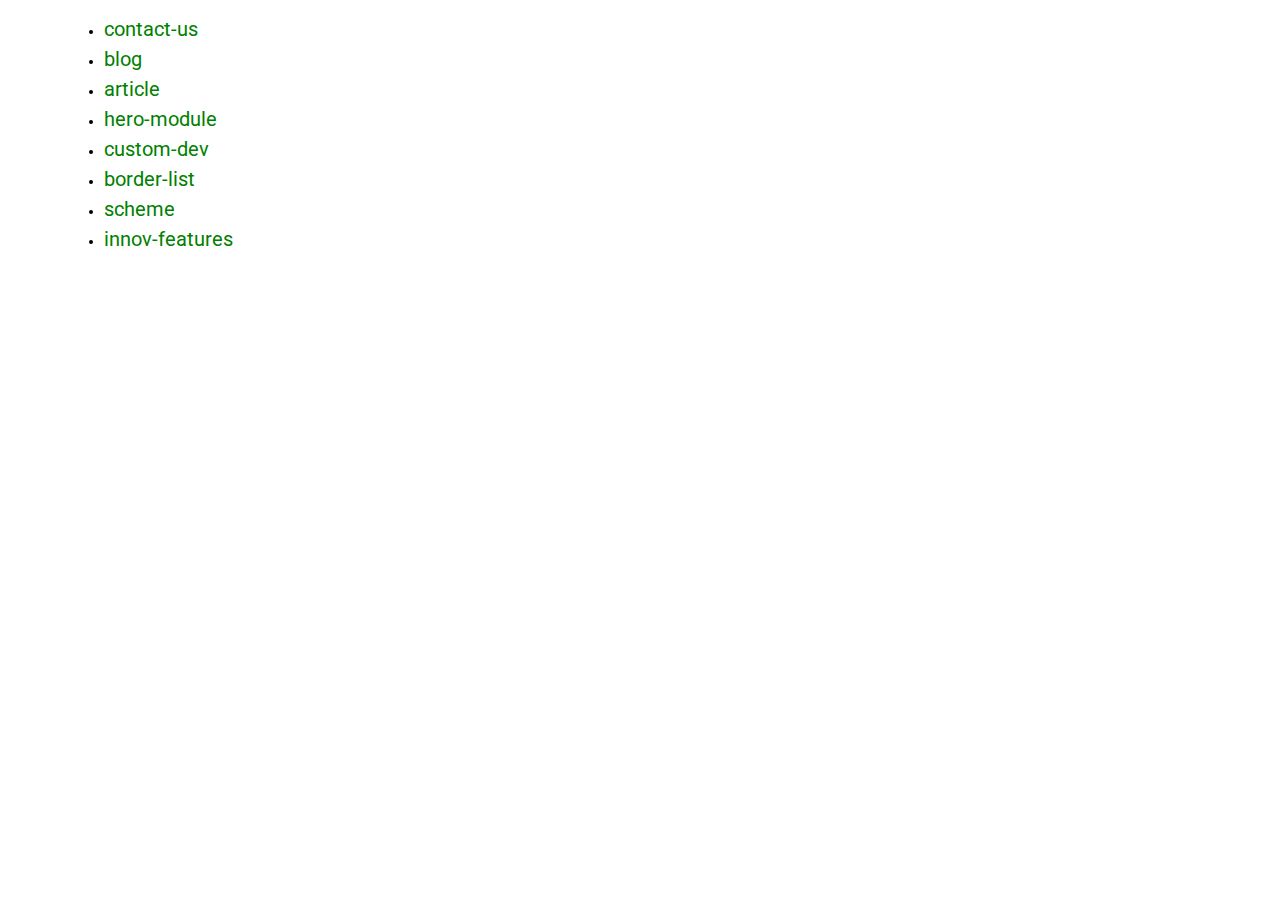
<file: index.html>
<!DOCTYPE html>
<html lang="en">

<head>
    <meta charset="UTF-8">
    <meta name="viewport" content="width=device-width, initial-scale=1.0">
    <link rel="stylesheet" href="../../assets/css/main.css">

    <title>Index</title>
</head>

<body>
    <section class="index center">
        <div class="index__container">
            <ul>
                <li><a href="./html/components/contact-us.html">contact-us</a></li>
                <li><a href="./html/components/blog.html">blog</a></li>
                <li><a href="./html/components/article.html">article</a></li>
                <li><a href="./html/components/hero-module.html">hero-module</a></li>
                <li><a href="./html/components/custom-dev.html">custom-dev</a></li>
                <li><a href="./html/components/border-list.html">border-list</a></li>
                <li><a href="./html/components/scheme.html">scheme</a></li>
                <li><a href="./html/components/innov-features.html">innov-features</a></li>
            </ul>
        </div>
    </section>

</body>

</html>
</file>
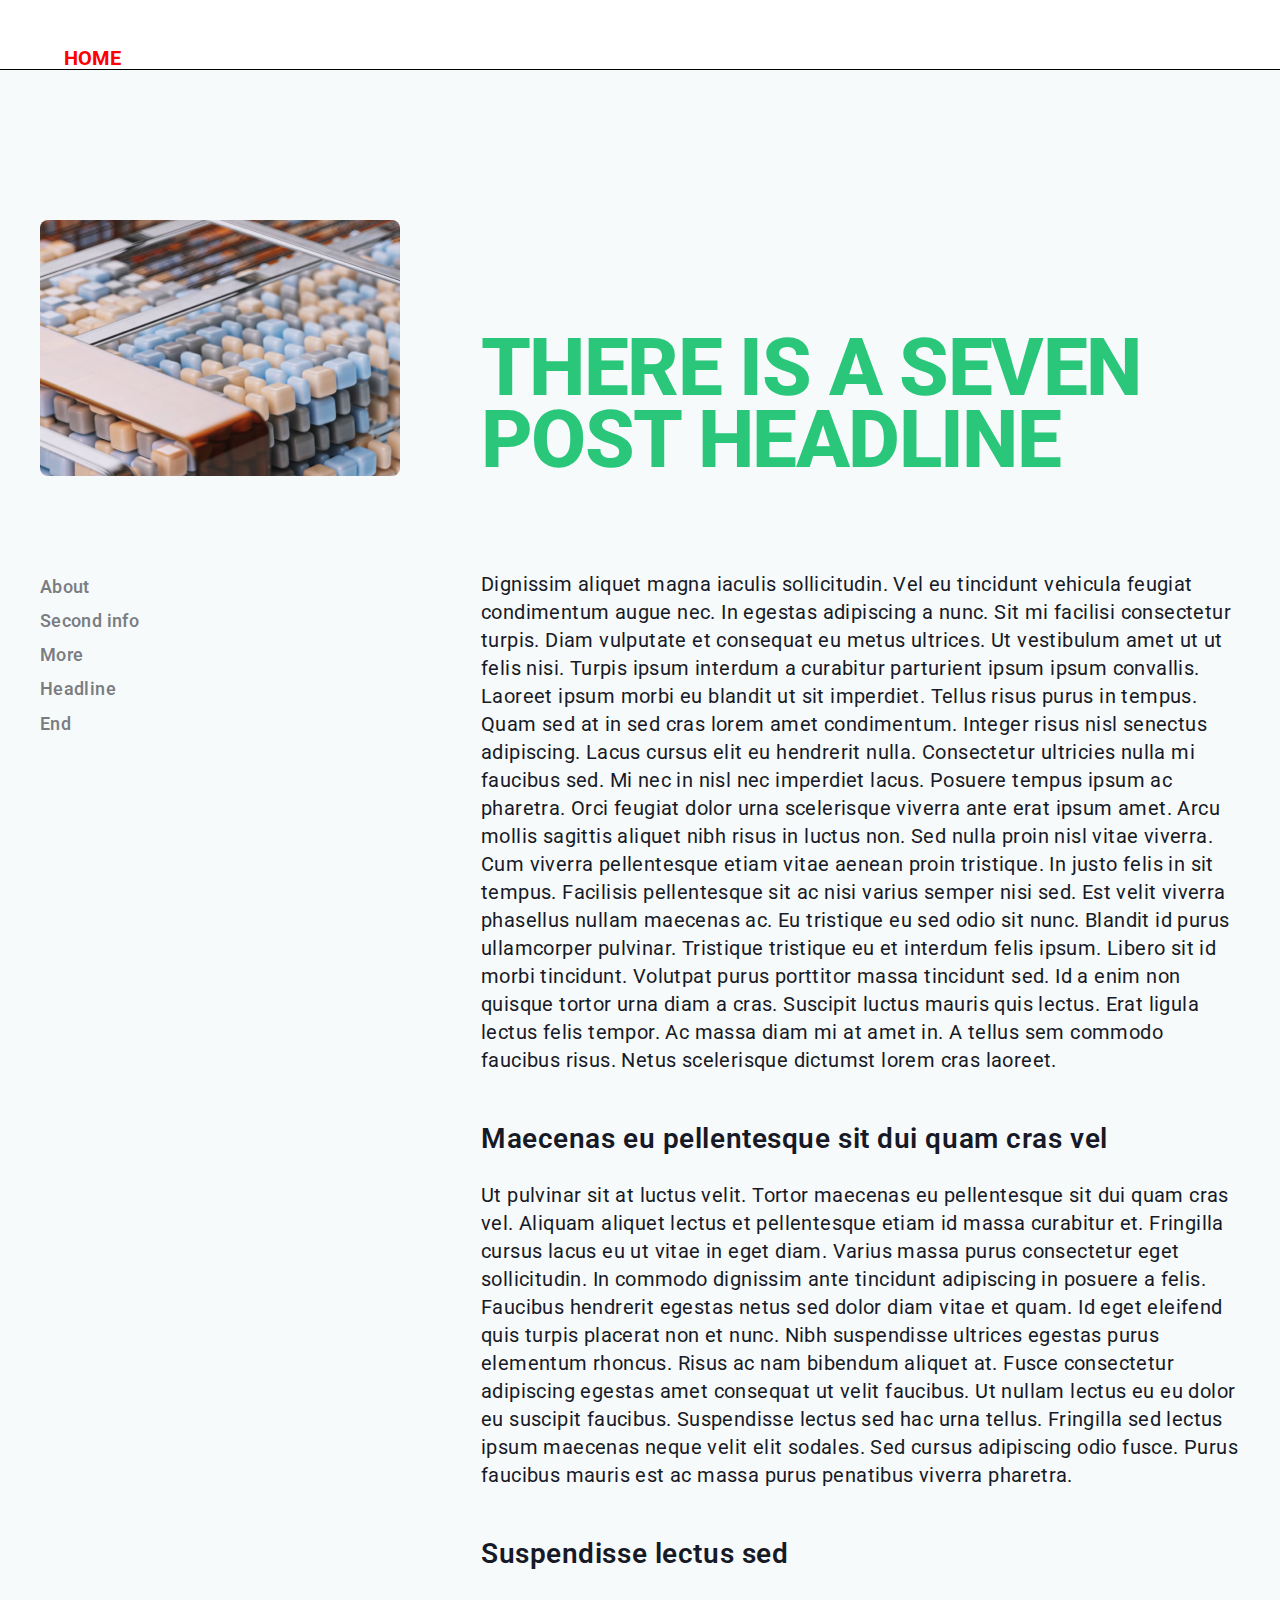
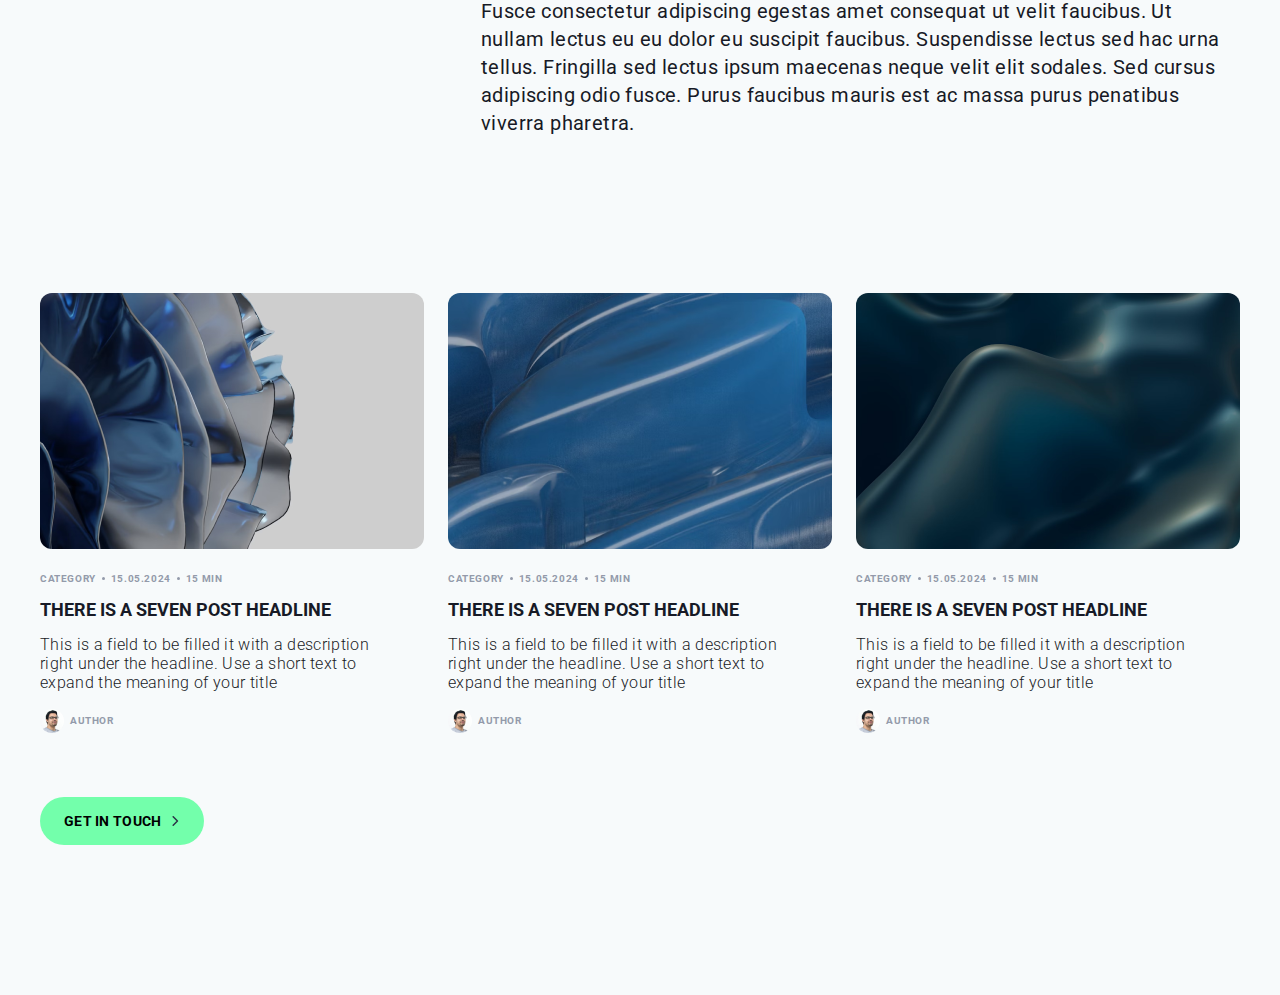
<file: html/components/article.html>
<!DOCTYPE html>
<html lang="en">

<head>
    <meta charset="UTF-8">
    <meta name="viewport" content="width=device-width, initial-scale=1.0">
    <link rel="stylesheet" href="../../assets/css/main.css">
    <title>Article</title>
</head>

<body>
    <section class="home-link center">
        <div class="home-link__container">
            <a href="../../index.html">HOME</a>
        </div>
    </section>

    <section class="article">
        <div class="article__container">

            <div class="article__heading-box">

                <div class="article__heading-box-image">
                    <img src="../../assets/image/img/article/heading_image.jpg" alt="Heading Image">
                </div>

                <div class="article__heading-box-heading">
                    <h1>There is a&nbsp;seven post headline</h1>
                </div>
            </div>

            <div class="article-box">

                <div class="article-box__menu">
                    <ul>
                        <li><a href="#">About</a></li>
                        <li><a href="#">Second info</a></li>
                        <li><a href="#">More</a></li>
                        <li><a href="#">Headline</a></li>
                        <li><a href="#">End</a></li>
                    </ul>
                </div>

                <div class="article-box__content">
                    <p>Dignissim aliquet magna iaculis sollicitudin. Vel eu tincidunt vehicula feugiat condimentum augue
                        nec. In egestas
                        adipiscing a nunc. Sit mi facilisi consectetur turpis. Diam vulputate et consequat eu metus
                        ultrices. Ut vestibulum amet
                        ut ut felis nisi. Turpis ipsum interdum a curabitur parturient ipsum ipsum convallis. Laoreet
                        ipsum morbi eu blandit ut
                        sit imperdiet. Tellus risus purus in tempus. Quam sed at in sed cras lorem amet condimentum.
                        Integer risus nisl senectus
                        adipiscing. Lacus cursus elit eu hendrerit nulla. Consectetur ultricies nulla mi faucibus sed.
                        Mi nec in nisl nec
                        imperdiet lacus. Posuere tempus ipsum ac pharetra. Orci feugiat dolor urna scelerisque viverra
                        ante erat ipsum amet.
                        Arcu mollis sagittis aliquet nibh risus in luctus non. Sed nulla proin nisl vitae viverra. Cum
                        viverra pellentesque
                        etiam vitae aenean proin tristique. In justo felis in sit tempus. Facilisis pellentesque sit ac
                        nisi varius semper nisi
                        sed. Est velit viverra phasellus nullam maecenas ac. Eu tristique eu sed odio sit nunc. Blandit
                        id purus ullamcorper
                        pulvinar. Tristique tristique eu et interdum felis ipsum. Libero sit id morbi tincidunt.
                        Volutpat purus porttitor massa
                        tincidunt sed. Id a enim non quisque tortor urna diam a cras. Suscipit luctus mauris quis
                        lectus. Erat ligula lectus
                        felis tempor. Ac massa diam mi at amet in. A tellus sem commodo faucibus risus. Netus
                        scelerisque dictumst lorem cras
                        laoreet.</p>

                    <h3>Maecenas eu pellentesque sit dui quam cras vel</h3>

                    <p>Ut pulvinar sit at luctus velit. Tortor maecenas eu pellentesque sit dui quam cras vel. Aliquam
                        aliquet lectus et
                        pellentesque etiam id massa curabitur et. Fringilla cursus lacus eu ut vitae in eget diam.
                        Varius massa purus
                        consectetur eget sollicitudin. In commodo dignissim ante tincidunt adipiscing in posuere a
                        felis. Faucibus hendrerit
                        egestas netus sed dolor diam vitae et quam. Id eget eleifend quis turpis placerat non et nunc.
                        Nibh suspendisse ultrices
                        egestas purus elementum rhoncus. Risus ac nam bibendum aliquet at. Fusce consectetur adipiscing
                        egestas amet consequat
                        ut velit faucibus. Ut nullam lectus eu eu dolor eu suscipit faucibus. Suspendisse lectus sed hac
                        urna tellus. Fringilla
                        sed lectus ipsum maecenas neque velit elit sodales. Sed cursus adipiscing odio fusce. Purus
                        faucibus mauris est ac massa
                        purus penatibus viverra pharetra.</p>

                    <h3>Suspendisse lectus sed</h3>

                    <p>Fusce consectetur adipiscing egestas amet consequat ut velit faucibus. Ut nullam lectus eu eu
                        dolor eu suscipit
                        faucibus. Suspendisse lectus sed hac urna tellus. Fringilla sed lectus ipsum maecenas neque
                        velit elit sodales. Sed
                        cursus adipiscing odio fusce. Purus faucibus mauris est ac massa purus penatibus viverra
                        pharetra.</p>
                </div>
            </div>

            <div class="article__cards">

                <div class="article__card">

                    <div class="article__card-image">
                        <img src="../../assets/image/img/article/article_image_01.png" alt="article Image 01">
                    </div>

                    <div class="article__card-info">

                        <div class="article__card-brief">
                            <span class="article__card-info-category">category</span>
                            <span class="article__card-info-dot"><img
                                    src="../../assets/image/icon/article/article_info_dot.svg" alt="Dot"></span>
                            <span class="article__card-info-date">15.05.2024</span>
                            <span class="article__card-info-dot"><img
                                    src="../../assets/image/icon/article/article_info_dot.svg" alt="Dot"></span>
                            <span class="article__card-info-time">15 min</span>
                        </div>

                        <a href="#" class="article__card-title">
                            There is a seven post headline
                        </a>

                        <div class="article__card-text">
                            This is a field to be filled it with a description right under the headline. Use a short
                            text to
                            expand the meaning of
                            your title
                        </div>

                        <div class="article__card-author">

                            <div class="article__card-author-image">
                                <img src="../../assets/image/img/article/author_photo_01.png" alt="Author Photo 01">
                            </div>

                            <div class="article__card-author-name">
                                author
                            </div>
                        </div>
                    </div>
                </div>

                <div class="article__card">

                    <div class="article__card-image">
                        <img src="../../assets/image/img/article/article_image_02.png" alt="article Image 02">
                    </div>

                    <div class="article__card-info">

                        <div class="article__card-brief">
                            <span class="article__card-info-category">category</span>
                            <span class="article__card-info-dot"><img
                                    src="../../assets/image/icon/article/article_info_dot.svg" alt="Dot"></span>
                            <span class="article__card-info-date">15.05.2024</span>
                            <span class="article__card-info-dot"><img
                                    src="../../assets/image/icon/article/article_info_dot.svg" alt="Dot"></span>
                            <span class="article__card-info-time">15 min</span>
                        </div>

                        <a href="#" class="article__card-title">
                            There is a seven post headline
                        </a>

                        <div class="article__card-text">
                            This is a field to be filled it with a description right under the headline. Use a short
                            text to
                            expand the meaning of
                            your title
                        </div>

                        <div class="article__card-author">

                            <div class="article__card-author-image">
                                <img src="../../assets/image/img/article/author_photo_01.png" alt="Author Photo 01">
                            </div>

                            <div class="article__card-author-name">
                                author
                            </div>
                        </div>
                    </div>
                </div>

                <div class="article__card">

                    <div class="article__card-image">
                        <img src="../../assets/image/img/article/article_image_03.png" alt="article Image 03">
                    </div>

                    <div class="article__card-info">

                        <div class="article__card-brief">
                            <span class="article__card-info-category">category</span>
                            <span class="article__card-info-dot"><img
                                    src="../../assets/image/icon/article/article_info_dot.svg" alt="Dot"></span>
                            <span class="article__card-info-date">15.05.2024</span>
                            <span class="article__card-info-dot"><img
                                    src="../../assets/image/icon/article/article_info_dot.svg" alt="Dot"></span>
                            <span class="article__card-info-time">15 min</span>
                        </div>

                        <a href="#" class="article__card-title">
                            There is a seven post headline
                        </a>

                        <div class="article__card-text">
                            This is a field to be filled it with a description right under the headline. Use a short
                            text to
                            expand the meaning of
                            your title
                        </div>

                        <div class="article__card-author">

                            <div class="article__card-author-image">
                                <img src="../../assets/image/img/article/author_photo_01.png" alt="Author Photo 01">
                            </div>

                            <div class="article__card-author-name">
                                author
                            </div>
                        </div>
                    </div>
                </div>
            </div>

            <button class="article__btn" type="submit"><span>GET IN TOUCH</span><span>SEE MORE</span><img
                    src="../../assets/image/img/article/button-arrow.svg" alt="Button Arrow"></button>
        </div>
    </section>

</body>

</html>
</file>
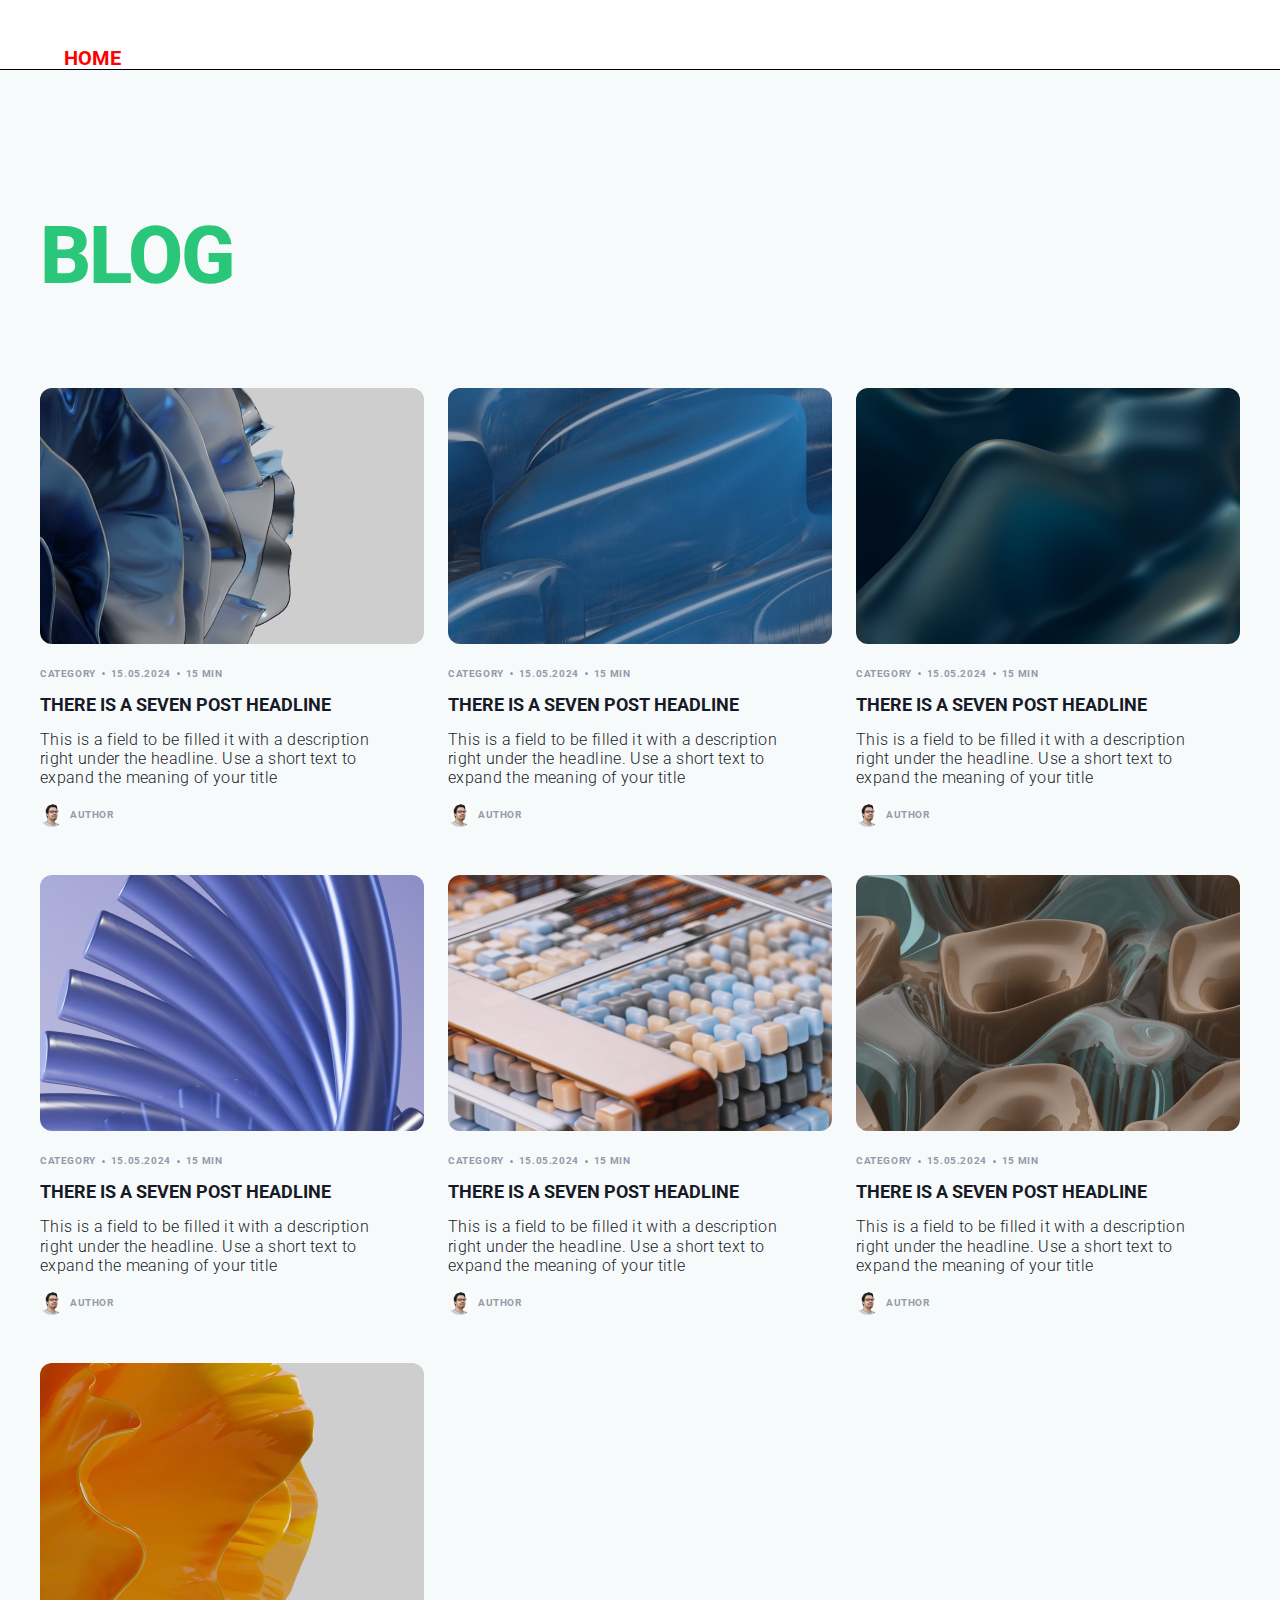
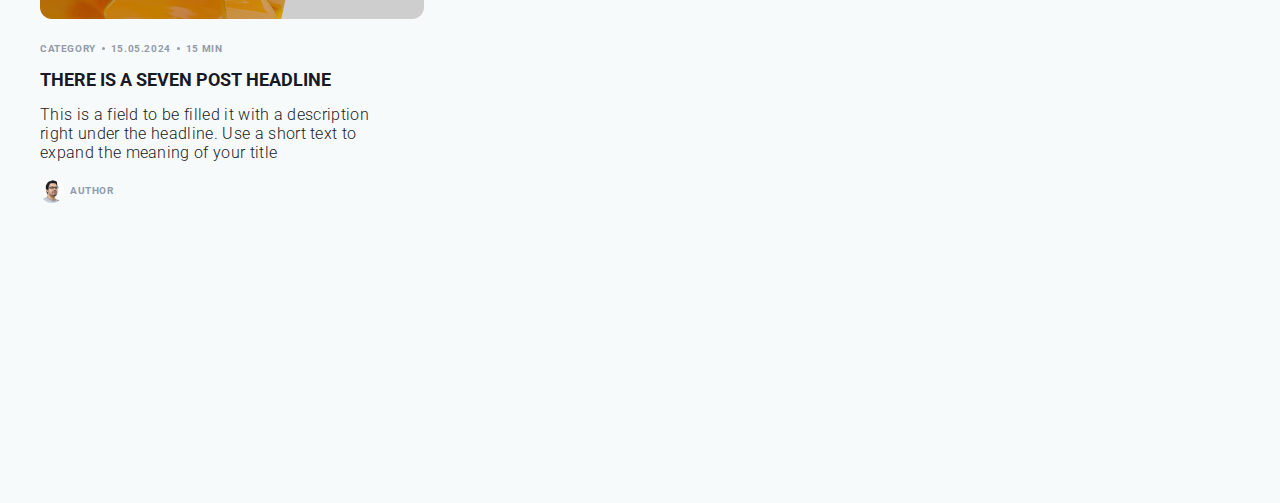
<file: html/components/blog.html>
<!DOCTYPE html>
<html lang="en">

<head>
    <meta charset="UTF-8">
    <meta name="viewport" content="width=device-width, initial-scale=1.0">
    <link rel="stylesheet" href="../../assets/css/main.css">
    <title>Blog</title>
</head>

<body>

    <!-- === Временный модуль, удалить по завершении === -->
    <section class="home-link center">
        <div class="home-link__container">
            <a href="../../index.html">HOME</a>
        </div>
    </section>
    <!-- --- Временный модуль, удалить по завершении --- -->


    <section class="blog">
        <div class="blog__container">

            <div class="blog__heading">
                <h1>blog</h1>
            </div>

            <div class="blog__cards">

                <div class="blog__card">

                    <div class="blog__card-image">
                        <img src="../../assets/image/img/blog/blog_image_01.png" alt="Blog Image 01">
                    </div>

                    <div class="blog__card-info">

                        <div class="blog__card-brief">
                            <span class="blog__card-info-category">category</span>
                            <span class="blog__card-info-dot"><img src="../../assets/image/icon/blog/blog_info_dot.svg"
                                    alt="Dot"></span>
                            <span class="blog__card-info-date">15.05.2024</span>
                            <span class="blog__card-info-dot"><img src="../../assets/image/icon/blog/blog_info_dot.svg"
                                    alt="Dot"></span>
                            <span class="blog__card-info-time">15 min</span>
                        </div>

                        <a href="#" class="blog__card-title">
                            There is a seven post headline
                        </a>

                        <div class="blog__card-text">
                            This is a field to be filled it with a description right under the headline. Use a short
                            text to
                            expand the meaning of
                            your title
                        </div>

                        <div class="blog__card-author">

                            <div class="blog__card-author-image">
                                <img src="../../assets/image/img/blog/author_photo_01.png" alt="Author Photo 01">
                            </div>

                            <div class="blog__card-author-name">
                                author
                            </div>
                        </div>
                    </div>
                </div>

                <div class="blog__card">

                    <div class="blog__card-image">
                        <img src="../../assets/image/img/blog/blog_image_02.png" alt="Blog Image 02">
                    </div>

                    <div class="blog__card-info">

                        <div class="blog__card-brief">
                            <span class="blog__card-info-category">category</span>
                            <span class="blog__card-info-dot"><img src="../../assets/image/icon/blog/blog_info_dot.svg"
                                    alt="Dot"></span>
                            <span class="blog__card-info-date">15.05.2024</span>
                            <span class="blog__card-info-dot"><img src="../../assets/image/icon/blog/blog_info_dot.svg"
                                    alt="Dot"></span>
                            <span class="blog__card-info-time">15 min</span>
                        </div>

                        <a href="#" class="blog__card-title">
                            There is a seven post headline
                        </a>

                        <div class="blog__card-text">
                            This is a field to be filled it with a description right under the headline. Use a short
                            text to
                            expand the meaning of
                            your title
                        </div>

                        <div class="blog__card-author">

                            <div class="blog__card-author-image">
                                <img src="../../assets/image/img/blog/author_photo_01.png" alt="Author Photo 01">
                            </div>

                            <div class="blog__card-author-name">
                                author
                            </div>
                        </div>
                    </div>
                </div>

                <div class="blog__card">

                    <div class="blog__card-image">
                        <img src="../../assets/image/img/blog/blog_image_03.png" alt="Blog Image 03">
                    </div>

                    <div class="blog__card-info">

                        <div class="blog__card-brief">
                            <span class="blog__card-info-category">category</span>
                            <span class="blog__card-info-dot"><img src="../../assets/image/icon/blog/blog_info_dot.svg"
                                    alt="Dot"></span>
                            <span class="blog__card-info-date">15.05.2024</span>
                            <span class="blog__card-info-dot"><img src="../../assets/image/icon/blog/blog_info_dot.svg"
                                    alt="Dot"></span>
                            <span class="blog__card-info-time">15 min</span>
                        </div>

                        <a href="#" class="blog__card-title">
                            There is a seven post headline
                        </a>

                        <div class="blog__card-text">
                            This is a field to be filled it with a description right under the headline. Use a short
                            text to
                            expand the meaning of
                            your title
                        </div>

                        <div class="blog__card-author">

                            <div class="blog__card-author-image">
                                <img src="../../assets/image/img/blog/author_photo_01.png" alt="Author Photo 01">
                            </div>

                            <div class="blog__card-author-name">
                                author
                            </div>
                        </div>
                    </div>
                </div>

                <div class="blog__card">

                    <div class="blog__card-image">
                        <img src="../../assets/image/img/blog/blog_image_04.png" alt="Blog Image 04">
                    </div>

                    <div class="blog__card-info">

                        <div class="blog__card-brief">
                            <span class="blog__card-info-category">category</span>
                            <span class="blog__card-info-dot"><img src="../../assets/image/icon/blog/blog_info_dot.svg"
                                    alt="Dot"></span>
                            <span class="blog__card-info-date">15.05.2024</span>
                            <span class="blog__card-info-dot"><img src="../../assets/image/icon/blog/blog_info_dot.svg"
                                    alt="Dot"></span>
                            <span class="blog__card-info-time">15 min</span>
                        </div>

                        <a href="#" class="blog__card-title">
                            There is a seven post headline
                        </a>

                        <div class="blog__card-text">
                            This is a field to be filled it with a description right under the headline. Use a short
                            text to
                            expand the meaning of
                            your title
                        </div>

                        <div class="blog__card-author">

                            <div class="blog__card-author-image">
                                <img src="../../assets/image/img/blog/author_photo_01.png" alt="Author Photo 01">
                            </div>

                            <div class="blog__card-author-name">
                                author
                            </div>
                        </div>
                    </div>
                </div>

                <div class="blog__card">

                    <div class="blog__card-image">
                        <img src="../../assets/image/img/blog/blog_image_05.png" alt="Blog Image 05">
                    </div>

                    <div class="blog__card-info">

                        <div class="blog__card-brief">
                            <span class="blog__card-info-category">category</span>
                            <span class="blog__card-info-dot"><img src="../../assets/image/icon/blog/blog_info_dot.svg"
                                    alt="Dot"></span>
                            <span class="blog__card-info-date">15.05.2024</span>
                            <span class="blog__card-info-dot"><img src="../../assets/image/icon/blog/blog_info_dot.svg"
                                    alt="Dot"></span>
                            <span class="blog__card-info-time">15 min</span>
                        </div>

                        <a href="#" class="blog__card-title">
                            There is a seven post headline
                        </a>

                        <div class="blog__card-text">
                            This is a field to be filled it with a description right under the headline. Use a short
                            text to
                            expand the meaning of
                            your title
                        </div>

                        <div class="blog__card-author">

                            <div class="blog__card-author-image">
                                <img src="../../assets/image/img/blog/author_photo_01.png" alt="Author Photo 01">
                            </div>

                            <div class="blog__card-author-name">
                                author
                            </div>
                        </div>
                    </div>
                </div>

                <div class="blog__card">

                    <div class="blog__card-image">
                        <img src="../../assets/image/img/blog/blog_image_06.png" alt="Blog Image 06">
                    </div>

                    <div class="blog__card-info">

                        <div class="blog__card-brief">
                            <span class="blog__card-info-category">category</span>
                            <span class="blog__card-info-dot"><img src="../../assets/image/icon/blog/blog_info_dot.svg"
                                    alt="Dot"></span>
                            <span class="blog__card-info-date">15.05.2024</span>
                            <span class="blog__card-info-dot"><img src="../../assets/image/icon/blog/blog_info_dot.svg"
                                    alt="Dot"></span>
                            <span class="blog__card-info-time">15 min</span>
                        </div>

                        <a href="#" class="blog__card-title">
                            There is a seven post headline
                        </a>

                        <div class="blog__card-text">
                            This is a field to be filled it with a description right under the headline. Use a short
                            text to
                            expand the meaning of
                            your title
                        </div>

                        <div class="blog__card-author">

                            <div class="blog__card-author-image">
                                <img src="../../assets/image/img/blog/author_photo_01.png" alt="Author Photo 01">
                            </div>

                            <div class="blog__card-author-name">
                                author
                            </div>
                        </div>
                    </div>
                </div>

                <div class="blog__card">

                    <div class="blog__card-image">
                        <img src="../../assets/image/img/blog/blog_image_07.png" alt="Blog Image 07">
                    </div>

                    <div class="blog__card-info">

                        <div class="blog__card-brief">
                            <span class="blog__card-info-category">category</span>
                            <span class="blog__card-info-dot"><img src="../../assets/image/icon/blog/blog_info_dot.svg"
                                    alt="Dot"></span>
                            <span class="blog__card-info-date">15.05.2024</span>
                            <span class="blog__card-info-dot"><img src="../../assets/image/icon/blog/blog_info_dot.svg"
                                    alt="Dot"></span>
                            <span class="blog__card-info-time">15 min</span>
                        </div>

                        <a href="#" class="blog__card-title">
                            There is a seven post headline
                        </a>

                        <div class="blog__card-text">
                            This is a field to be filled it with a description right under the headline. Use a short
                            text to
                            expand the meaning of
                            your title
                        </div>

                        <div class="blog__card-author">

                            <div class="blog__card-author-image">
                                <img src="../../assets/image/img/blog/author_photo_01.png" alt="Author Photo 01">
                            </div>

                            <div class="blog__card-author-name">
                                author
                            </div>
                        </div>
                    </div>
                </div>
            </div>
        </div>
    </section>



</body>

</html>
</file>
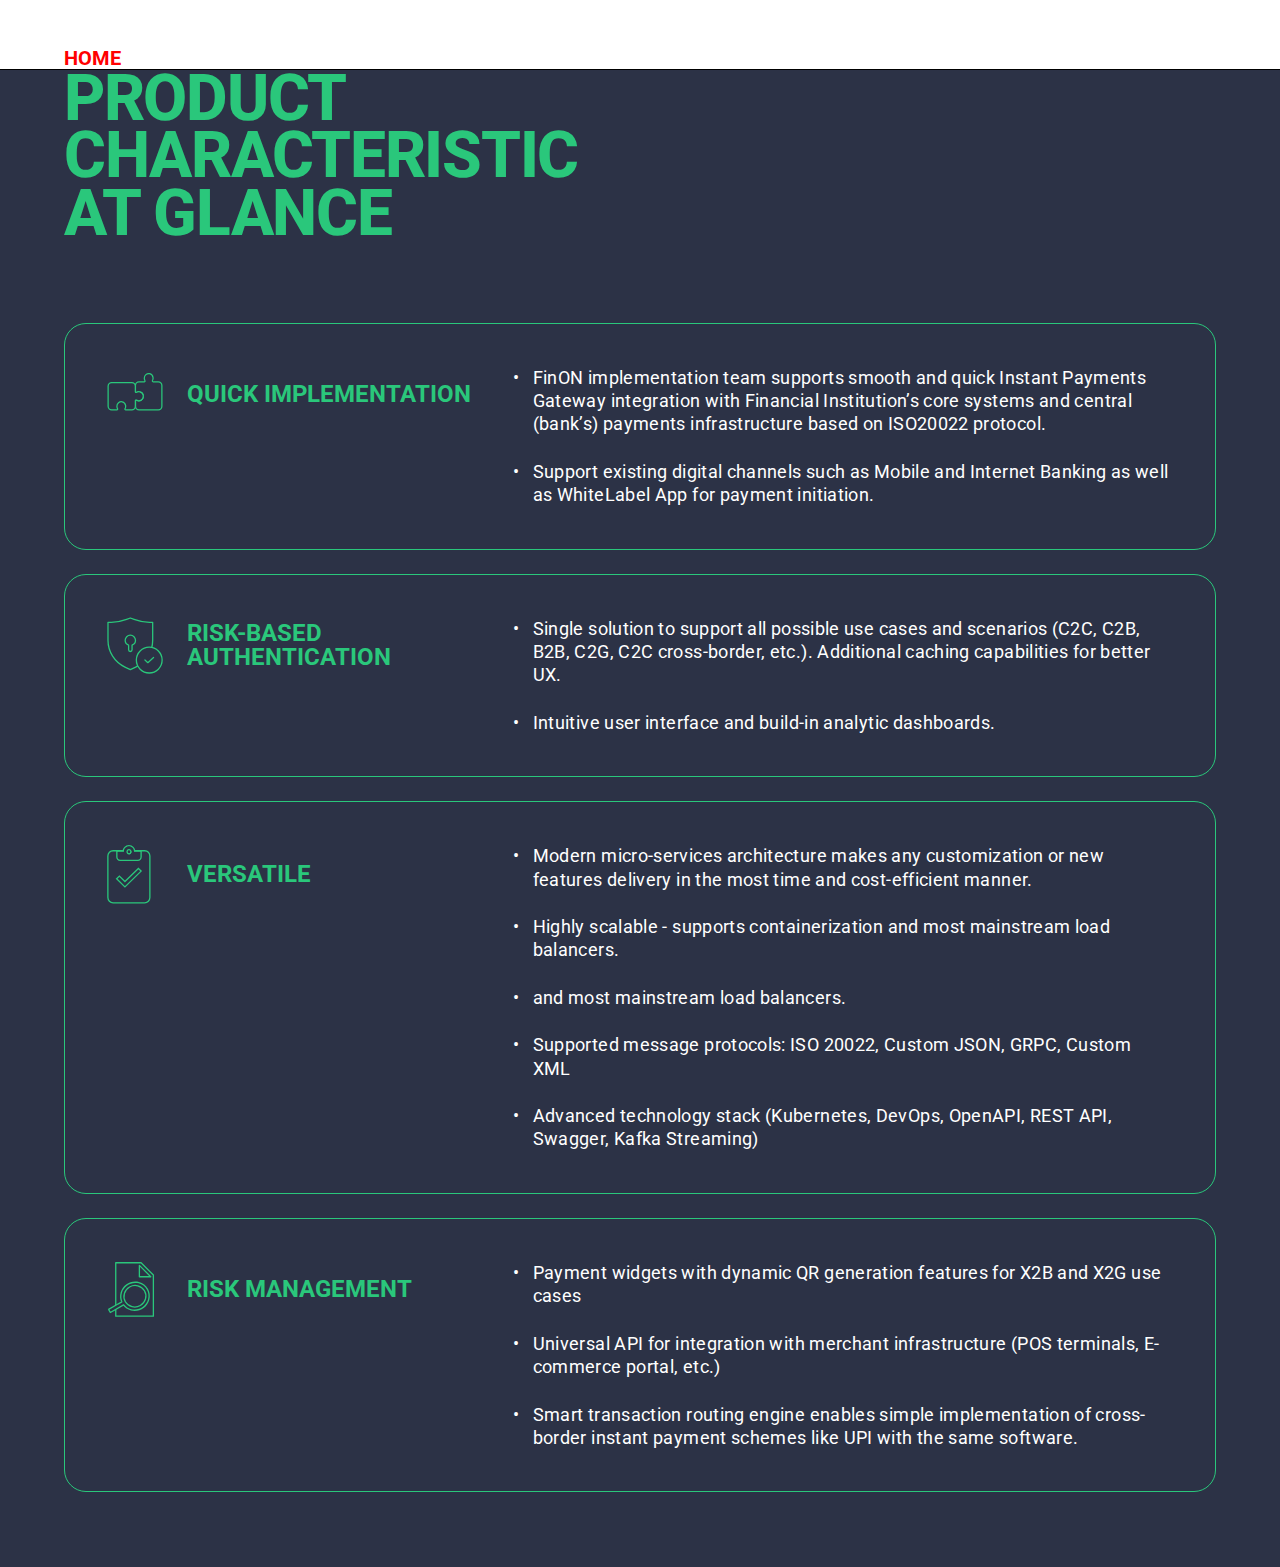
<file: html/components/border-list.html>
<!DOCTYPE html>
<html lang="en">

<head>
    <meta charset="UTF-8">
    <meta name="viewport" content="width=device-width, initial-scale=1.0">
    <link rel="stylesheet" href="../../assets/css/main.css">
    <title>Border-list</title>
</head>

<body>
    <section class="home-link center">
        <div class="home-link__container">
            <a href="../../index.html">HOME</a>
        </div>
    </section>

    <!-- border-list -->
    <section class="section section--pb-half section__border-list border-list bg--midnight-blue">
        <div class="section__container border-list__container">
            <div class="section__heading border-list__heading">
                <h2 class="section__heading-text border-list__heading-text">PRODUCT CHARACTERISTIC AT GLANCE</h2>
            </div>

            <div class="section__content border-list__content">

                <div class="border-list__boxs">

                    <div class="border-list__box">

                        <div class="border-list__title-wrapper">

                            <div class="border-list__image">
                                <img src="../../assets/image/img/border-list/border-list-img-01.svg"
                                    alt="Border-list Image 1">
                            </div>

                            <div class="border-list__title">
                                <h4 class="border-list__title-text">QUICK IMPLEMENTATION</h4>
                            </div>
                        </div>


                        <ul class="border-list__items">
                            <li class="border-list__item">FinON implementation team supports smooth and quick Instant
                                Payments Gateway integration with Financial Institution’s
                                core systems and central (bank’s) payments infrastructure based on ISO20022 protocol.
                            </li>

                            <li class="border-list__item">Support existing digital channels such as Mobile and Internet
                                Banking as well as WhiteLabel App for payment initiation.</li>
                        </ul>
                    </div>


                    <div class="border-list__box">

                        <div class="border-list__title-wrapper">

                            <div class="border-list__image">
                                <img src="../../assets/image/img/border-list/border-list-img-02.svg"
                                    alt="Border-list Image 2">
                            </div>

                            <div class="border-list__title">
                                <h4 class="border-list__title-text">RISK-BASED AUTHENTICATION</h4>
                            </div>
                        </div>


                        <ul class="border-list__items">
                            <li class="border-list__item">Single solution to support all possible use cases and
                                scenarios (C2C, C2B, B2B, C2G, C2C cross-border, etc.). Additional
                                caching capabilities for better UX.</li>

                            <li class="border-list__item">Intuitive user interface and build-in analytic dashboards.
                            </li>
                        </ul>
                    </div>

                    <div class="border-list__box">

                        <div class="border-list__title-wrapper">

                            <div class="border-list__image">
                                <img src="../../assets/image/img/border-list/border-list-img-03.svg"
                                    alt="Border-list Image 3">
                            </div>

                            <div class="border-list__title">
                                <h4 class="border-list__title-text">VERSATILE</h4>
                            </div>
                        </div>


                        <ul class="border-list__items">
                            <li class="border-list__item">Modern micro-services architecture makes any customization or
                                new features delivery in the most time and cost-efficient
                                manner.</li>

                            <li class="border-list__item">Highly scalable - supports containerization
                                and most mainstream load balancers.</li>

                            <li class="border-list__item">and most mainstream load balancers.</li>

                            <li class="border-list__item">Supported message protocols: ISO 20022, Custom JSON, GRPC,
                                Custom XML</li>

                            <li class="border-list__item">Advanced technology stack (Kubernetes, DevOps, OpenAPI, REST
                                API, Swagger, Kafka Streaming)</li>
                        </ul>
                    </div>

                    <div class="border-list__box">

                        <div class="border-list__title-wrapper">

                            <div class="border-list__image">
                                <img src="../../assets/image/img/border-list/border-list-img-04.svg"
                                    alt="Border-list Image 4">
                            </div>

                            <div class="border-list__title">
                                <h4 class="border-list__title-text">RISK MANAGEMENT</h4>
                            </div>
                        </div>


                        <ul class="border-list__items">
                            <li class="border-list__item">Payment widgets with dynamic QR generation features for X2B
                                and X2G use cases</li>

                            <li class="border-list__item">Universal API for integration with merchant infrastructure
                                (POS terminals, E-commerce portal, etc.)</li>

                            <li class="border-list__item">Smart transaction routing engine enables simple implementation
                                of cross-border instant payment schemes like UPI with the
                                same software.</li>
                        </ul>
                    </div>

                </div>
            </div>
        </div>
    </section>
    <!-- border-list -->
</body>

</html>
</file>
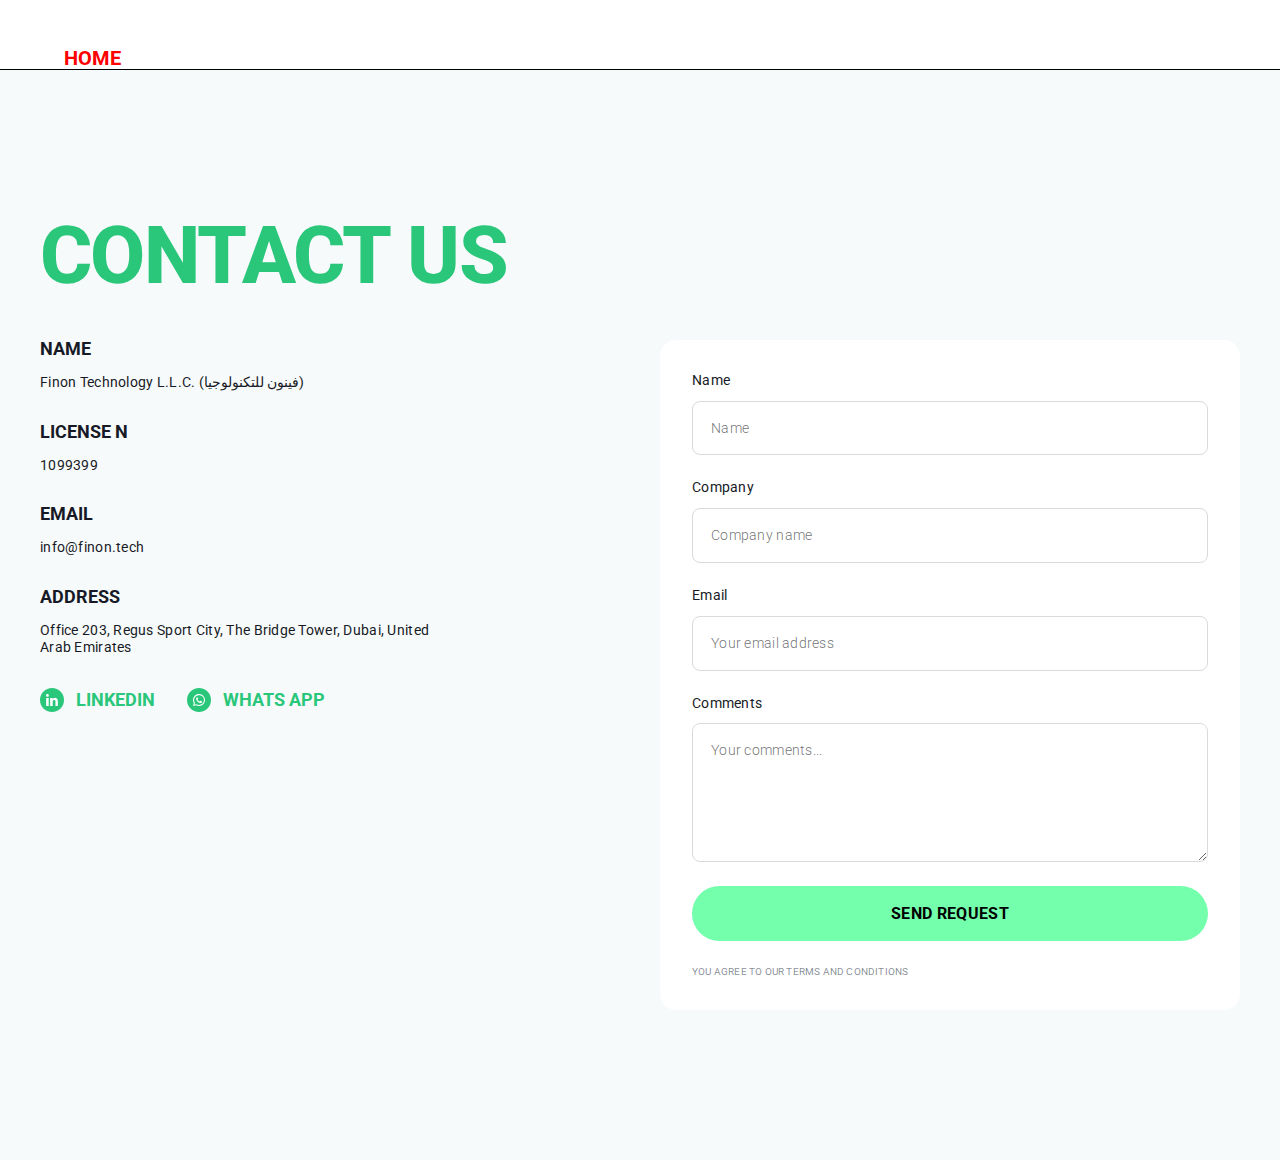
<file: html/components/contact-us.html>
<!DOCTYPE html>
<html lang="en">

<head>
    <meta charset="UTF-8">
    <meta name="viewport" content="width=device-width, initial-scale=1.0">
    <link rel="stylesheet" href="../../assets/css/main.css">
    <title>Contact-us</title>
</head>

<body>
    <!-- === Временный модуль, удалить по завершении === -->
    <section class="home-link">
        <div class="home-link__container">
            <a href="../../index.html">HOME</a>
        </div>

    </section>
    <!-- --- Временный модуль, удалить по завершении --- -->


    <section class="contact-us">
        <div class="contact-us__container">

            <div class="contact-us__heading">
                <h1>contact us</h1>
            </div>

            <div class="contact-us__info">

                <div class="shorts">

                    <div class="shorts__item">
                        <h3 class="shorts__item-title">Name</h3>
                        <p class="shorts__item-text">Finon Technology L.L.C. (فينون للتكنولوجيا)</p>
                    </div>

                    <div class="shorts__item">
                        <h3 class="shorts__item-title">License N</h3>
                        <p class="shorts__item-text">1099399</p>
                    </div>

                    <div class="shorts__item">
                        <h3 class="shorts__item-title">email</h3>
                        <p class="shorts__item-text">info@finon.tech</p>
                    </div>

                    <div class="shorts__item">
                        <h3 class="shorts__item-title">ADDRESS</h3>
                        <p class="shorts__item-text">Office 203, Regus Sport City, The Bridge Tower, Dubai, United Arab
                            Emirates</p>
                    </div>

                    <div class="shorts__item shorts__btns">
                        <a href="#" class="shorts__item-btn"><img src="../../assets/image/icon/contact-us/linkedin.svg"
                                alt=""><span>LinkedIn</span></a>
                        <a href="#" class="shorts__item-btn"><img src="../../assets/image/icon/contact-us/whatsapp.svg"
                                alt=""><span>whats app</span></a>
                    </div>
                </div>

                <div class="form">
                    <form action="#">
                        <label class="form__name">Name
                            <input type="text" name="form__name" placeholder="Name">
                        </label>

                        <label class="form__company">Company
                            <input type="text" name="form__company" placeholder="Company name">
                        </label>

                        <label class="form__email">Email
                            <input type="email" name="form__email" placeholder="Your email address">
                        </label>

                        <label class="form__comments" name="form__comments">Comments
                            <textarea name="form__comments" placeholder="Your comments..." rows="6"></textarea>
                        </label>

                        <button class="form__btn" type="submit">SEND REQUEST</button>

                        <p class="form__remark">You agree to our Terms and Conditions</p>

                    </form>

                </div>

            </div>
        </div>
    </section>

</body>

</html>
</file>
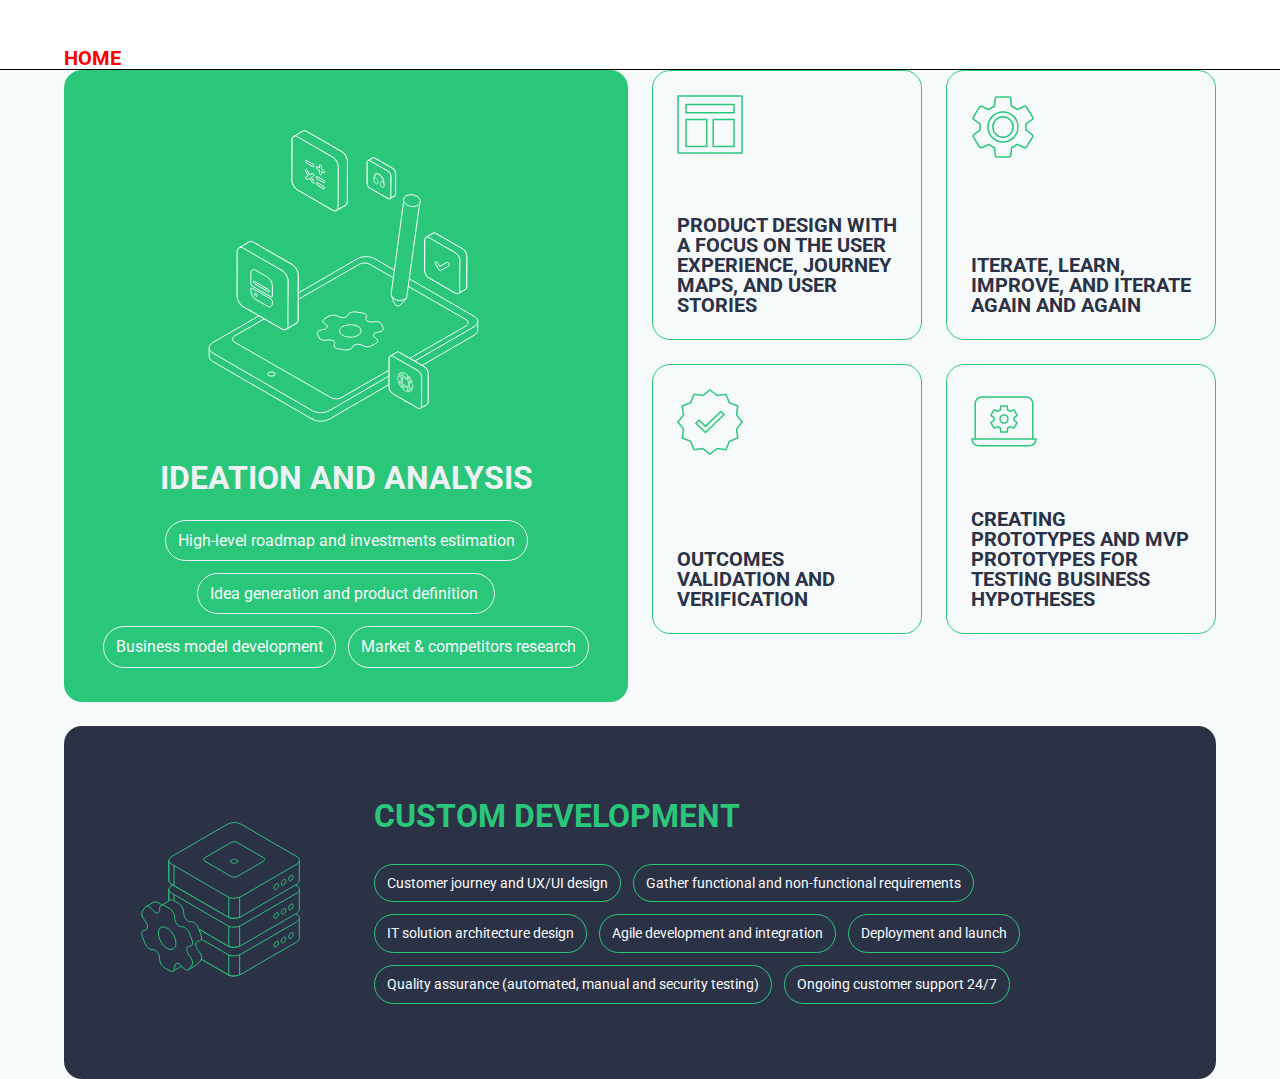
<file: html/components/custom-dev.html>
<!DOCTYPE html>
<html lang="en">

<head>
    <meta charset="UTF-8">
    <meta name="viewport" content="width=device-width, initial-scale=1.0">
    <link rel="stylesheet" href="../../assets/css/main.css">
    <title>Custom-dev</title>
</head>

<body>

    <section class="home-link center">
        <div class="home-link__container">
            <a href="../../index.html">HOME</a>
        </div>
    </section>

    <section class="section section--pt-none section__custom-dev custom-dev">
        <div class="section__container custom-dev__container">
            <div class="section__content custom-dev__content">

                <div class="ideation">

                    <div class="ideation-main">

                        <div class="ideation-main__image">
                            <img src="../../assets/image/img/custom-dev/ideation-main.svg" alt="Ideation-Main">
                        </div>

                        <div class="ideation-main__title">
                            <h2>ideation and analysis</h2>
                        </div>

                        <div class="ideation-main__items">
                            <div class="ideation-main__item">
                                <p>High-level roadmap and investments estimation</p>
                            </div>

                            <div class="ideation-main__item">
                                <p>Idea generation and product definition </p>
                            </div>

                            <div class="ideation-main__item">
                                <p>Business model development</p>
                            </div>

                            <div class="ideation-main__item">
                                <p>Market & competitors research</p>
                            </div>
                        </div>

                    </div>

                    <div class="ideation-cards">

                        <div class="ideation-card card-01">

                            <div class="ideation-card__image">
                                <img src="../../assets/image/img/custom-dev/card-image-01.svg" alt="Card 01">
                            </div>

                            <div class="ideation-card__title">
                                <h4>
                                    Product design with a focus on the user experience, journey maps, and user stories
                                </h4>
                            </div>
                        </div>

                        <div class="ideation-card card-02">

                            <div class="ideation-card__image">
                                <img src="../../assets/image/img/custom-dev/card-image-02.svg" alt="Card 02">
                            </div>

                            <div class="ideation-card__title">
                                <h4>
                                    Iterate, learn, improve, and iterate again and again
                                </h4>
                            </div>
                        </div>

                        <div class="ideation-card card-03">

                            <div class="ideation-card__image">
                                <img src="../../assets/image/img/custom-dev/card-image-03.svg" alt="Card 03">
                            </div>

                            <div class="ideation-card__title">
                                <h4>
                                    Outcomes validation and verification
                                </h4>
                            </div>
                        </div>

                        <div class="ideation-card card-04">

                            <div class="ideation-card__image">
                                <img src="../../assets/image/img/custom-dev/card-image-04.svg" alt="Card 04">
                            </div>

                            <div class="ideation-card__title">
                                <h4>
                                    Creating prototypes and MVP prototypes for testing business hypotheses
                                </h4>
                            </div>

                        </div>
                    </div>

                </div>

                <div class="development">

                    <div class="development__image">
                        <img src="../../assets/image/img/custom-dev/custom-dev.svg" alt="Custom Dev">

                    </div>

                    <div class="development__info">
                        <div class="development__title">
                            custom development
                        </div>

                        <div class="development__items">

                            <div class="development__item item-01">
                                <p>Customer journey and UX/UI design</p>
                            </div>

                            <div class="development__item item-02">
                                <p>Gather functional and non-functional requirements</p>
                            </div>

                            <div class="development__item item-03">
                                <p>IT solution architecture design</p>
                            </div>

                            <div class="development__item item-04">
                                <p>Agile development and integration</p>
                            </div>

                            <div class="development__item item-05">
                                <p>Deployment and launch</p>
                            </div>

                            <div class="development__item item-06">
                                <p>Quality assurance (automated, manual and security testing)</p>
                            </div>

                            <div class="development__item item-07">
                                <p>Ongoing customer support 24/7</p>
                            </div>
                        </div>

                    </div>

                </div>
            </div>
        </div>
    </section>
</body>

</html>
</file>
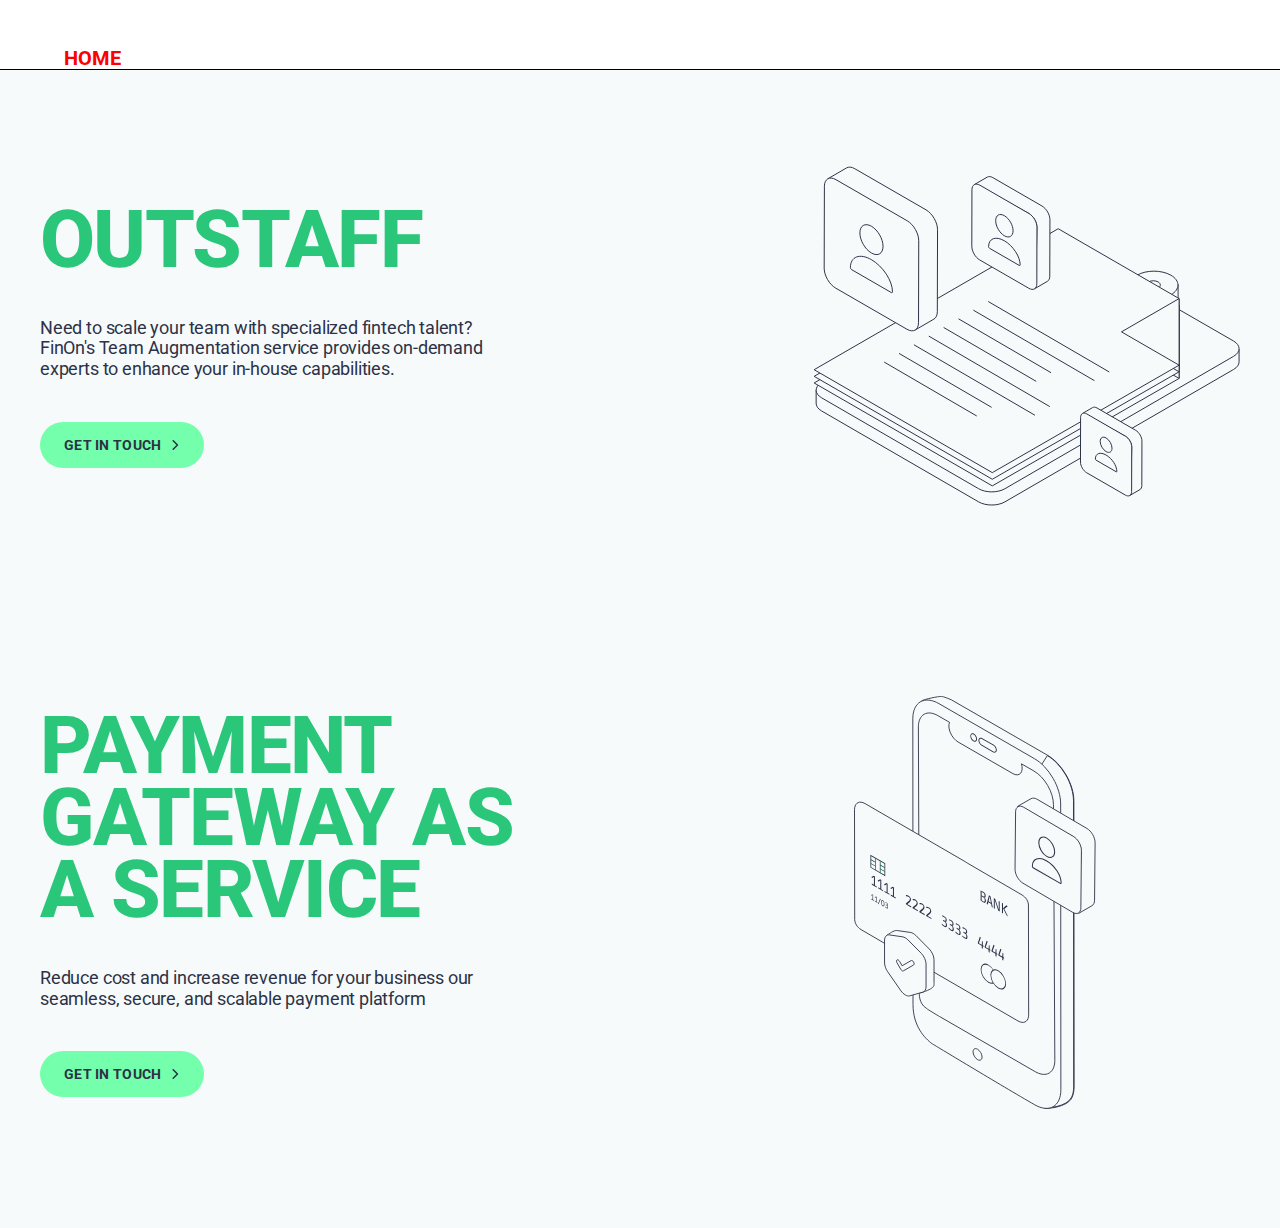
<file: html/components/hero-module.html>
<!DOCTYPE html>
<html lang="en">

<head>
    <meta charset="UTF-8">
    <meta name="viewport" content="width=device-width, initial-scale=1.0">
    <link rel="stylesheet" href="../../assets/css/main.css">
    <title>Outstaff</title>
</head>

<body>
    <section class="home-link center">
        <div class="home-link__container">
            <a href="../../index.html">HOME</a>
        </div>
    </section>

    <section class="outstaff">
        <div class="outstaff__container">

            <div class="outstaff__heading-box">

                <div class="outstaff__heading-box-info">

                    <div class="outstaff__heading-box-heading">
                        <h1>outstaff</h1>
                    </div>

                    <div class="outstaff__heading-box-text">
                        <p>Need to scale your team with specialized fintech talent? FinOn's Team Augmentation service
                            provides on-demand experts to
                            enhance your in-house capabilities.</p>
                    </div>

                    <button class="outstaff__btn" type="submit"><span>GET IN TOUCH</span><span>SEE MORE</span><img
                            src="../../assets/image/img/outstaff/button-arrow.svg" alt="Button Arrow"></button>
                </div>

                <div class="outstaff__heading-box-image">
                    <img src="../../assets/image/img/outstaff/heading_image.svg" alt="Heading Image">
                </div>
            </div>
        </div>
    </section>

    <section class="outstaff pg-service">
        <div class="outstaff__container pg-service">

            <div class="outstaff__heading-box">

                <div class="outstaff__heading-box-info">

                    <div class="outstaff__heading-box-heading">
                        <h1>Payment Gateway
                            as a Service</h1>
                    </div>

                    <div class="outstaff__heading-box-text">
                        <p>Reduce cost and increase revenue for your business our seamless, secure, and scalable payment
                            platform</p>
                    </div>

                    <button class="outstaff__btn" type="submit"><span>GET IN TOUCH</span><span>SEE MORE</span><img
                            src="../../assets/image/img/pg-service/button-arrow.svg" alt="Button Arrow"></button>
                </div>

                <div class="outstaff__heading-box-image pg-service">
                    <img src="../../assets/image/img/pg-service/heading_image-1.svg" alt="Heading Image">
                </div>
            </div>
        </div>
    </section>

</body>

</html>
</file>
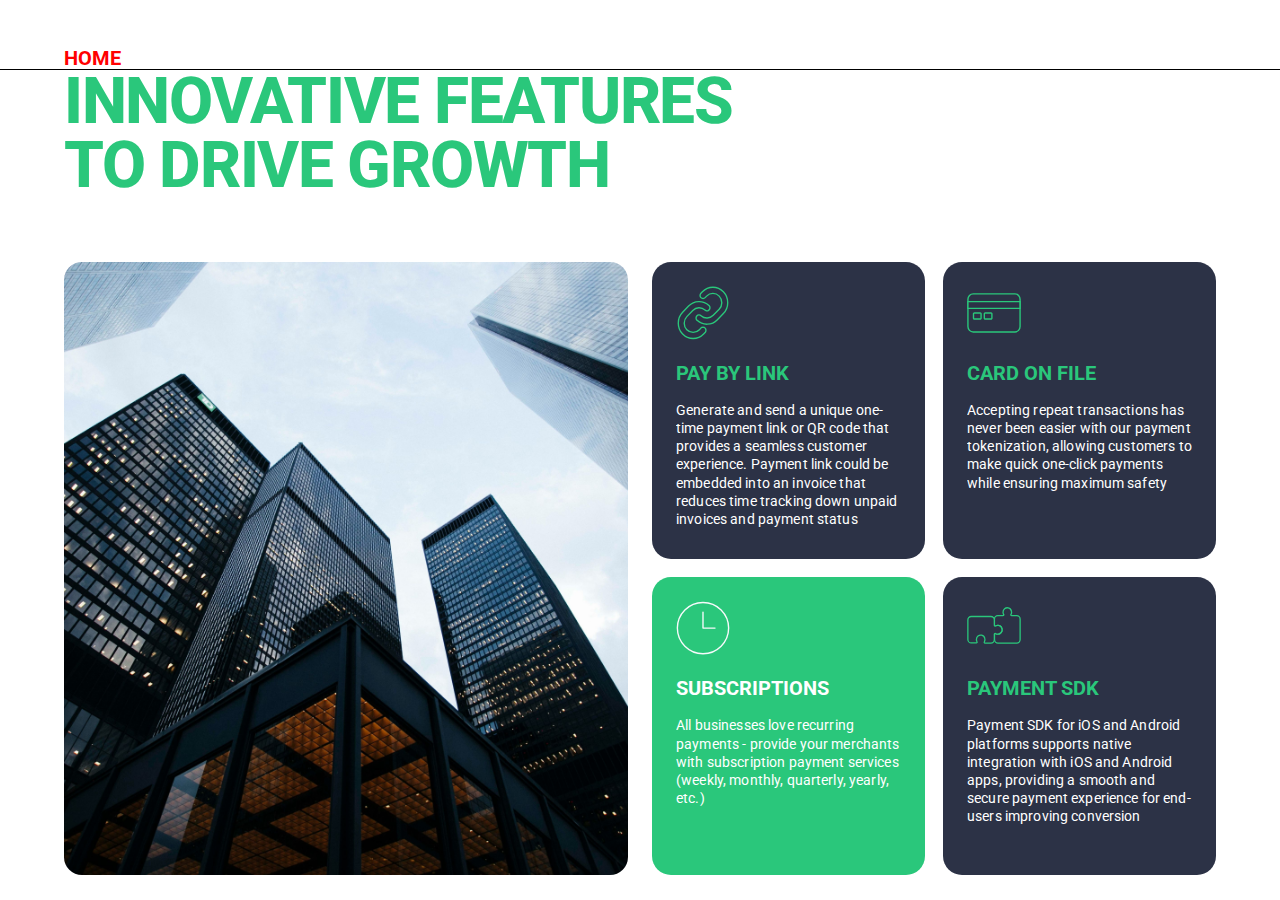
<file: html/components/innov-features.html>
<!DOCTYPE html>
<html lang="en">

<head>
    <meta charset="UTF-8">
    <meta name="viewport" content="width=device-width, initial-scale=1.0">
    <link rel="stylesheet" href="../../assets/css/main.css">
    <title>Innov-features</title>
</head>

<body>

    <section class="home-link center">
        <div class="home-link__container">
            <a href="../../index.html">HOME</a>
        </div>
    </section>

    <!-- innov-features -->
    <section class="section section--pt-half section__innov-features innov-features bg--light-sky">
        <div class="section__container innov-features__container">
            <div class="section__heading innov-features__heading">
                <h2 class="section__heading-text innov-features__heading-text">INNOVATIVE FEATURES TO&nbsp;DRIVE GROWTH
                </h2>
            </div>

            <div class="section__content innov-features__content">

                <div class="innov-features__box">

                    <div class="innov-features__image">
                        <img src="../../assets/image/img/innov-features/main_image.jpg" alt="Innov-Main">
                    </div>

                    <div class="innov-features__cards">

                        <div class="innov-features__card">

                            <div class="innov-features__card-image">
                                <img src="../../assets/image/img/innov-features/card-image-01.svg" alt="Card 01">
                            </div>

                            <div class="innov-features__card-title">
                                <h4>
                                    PAY BY LINK
                                </h4>
                            </div>

                            <div class="innov-features__card-text">
                                <p>
                                    Generate and send a unique one-time payment link or QR code that provides a seamless
                                    customer experience. Payment link
                                    could be embedded into an invoice that reduces time tracking down unpaid invoices
                                    and payment status
                                </p>
                            </div>
                        </div>

                        <div class="innov-features__card">

                            <div class="innov-features__card-image">
                                <img src="../../assets/image/img/innov-features/card-image-02.svg" alt="Card 02">
                            </div>

                            <div class="innov-features__card-title">
                                <h4>
                                    CARD ON FILE
                                </h4>
                            </div>

                            <div class="innov-features__card-text">
                                <p>
                                    Accepting repeat transactions has never been easier with our payment tokenization,
                                    allowing customers to make quick
                                    one-click payments while ensuring maximum safety
                                </p>
                            </div>
                        </div>

                        <div class="innov-features__card">

                            <div class="innov-features__card-image">
                                <img src="../../assets/image/img/innov-features/card-image-03.svg" alt="Card 03">
                            </div>

                            <div class="innov-features__card-title">
                                <h4>
                                    SUBSCRIPTIONS
                                </h4>
                            </div>

                            <div class="innov-features__card-text">
                                <p>
                                    All businesses love recurring payments - provide your merchants with subscription
                                    payment services (weekly, monthly,
                                    quarterly, yearly, etc.)
                                </p>
                            </div>
                        </div>

                        <div class="innov-features__card">

                            <div class="innov-features__card-image">
                                <img src="../../assets/image/img/innov-features/card-image-04.svg" alt="Card 04">
                            </div>

                            <div class="innov-features__card-title">
                                <h4>
                                    PAYMENT SDK
                                </h4>
                            </div>

                            <div class="innov-features__card-text">
                                <p>
                                    Payment SDK for iOS and Android platforms supports native integration with iOS and
                                    Android apps, providing a smooth and
                                    secure payment experience for end-users improving conversion
                                </p>
                            </div>
                        </div>

                    </div>
                </div>
            </div>
        </div>
    </section>
    <!-- innov-features -->

</body>

</html>
</file>
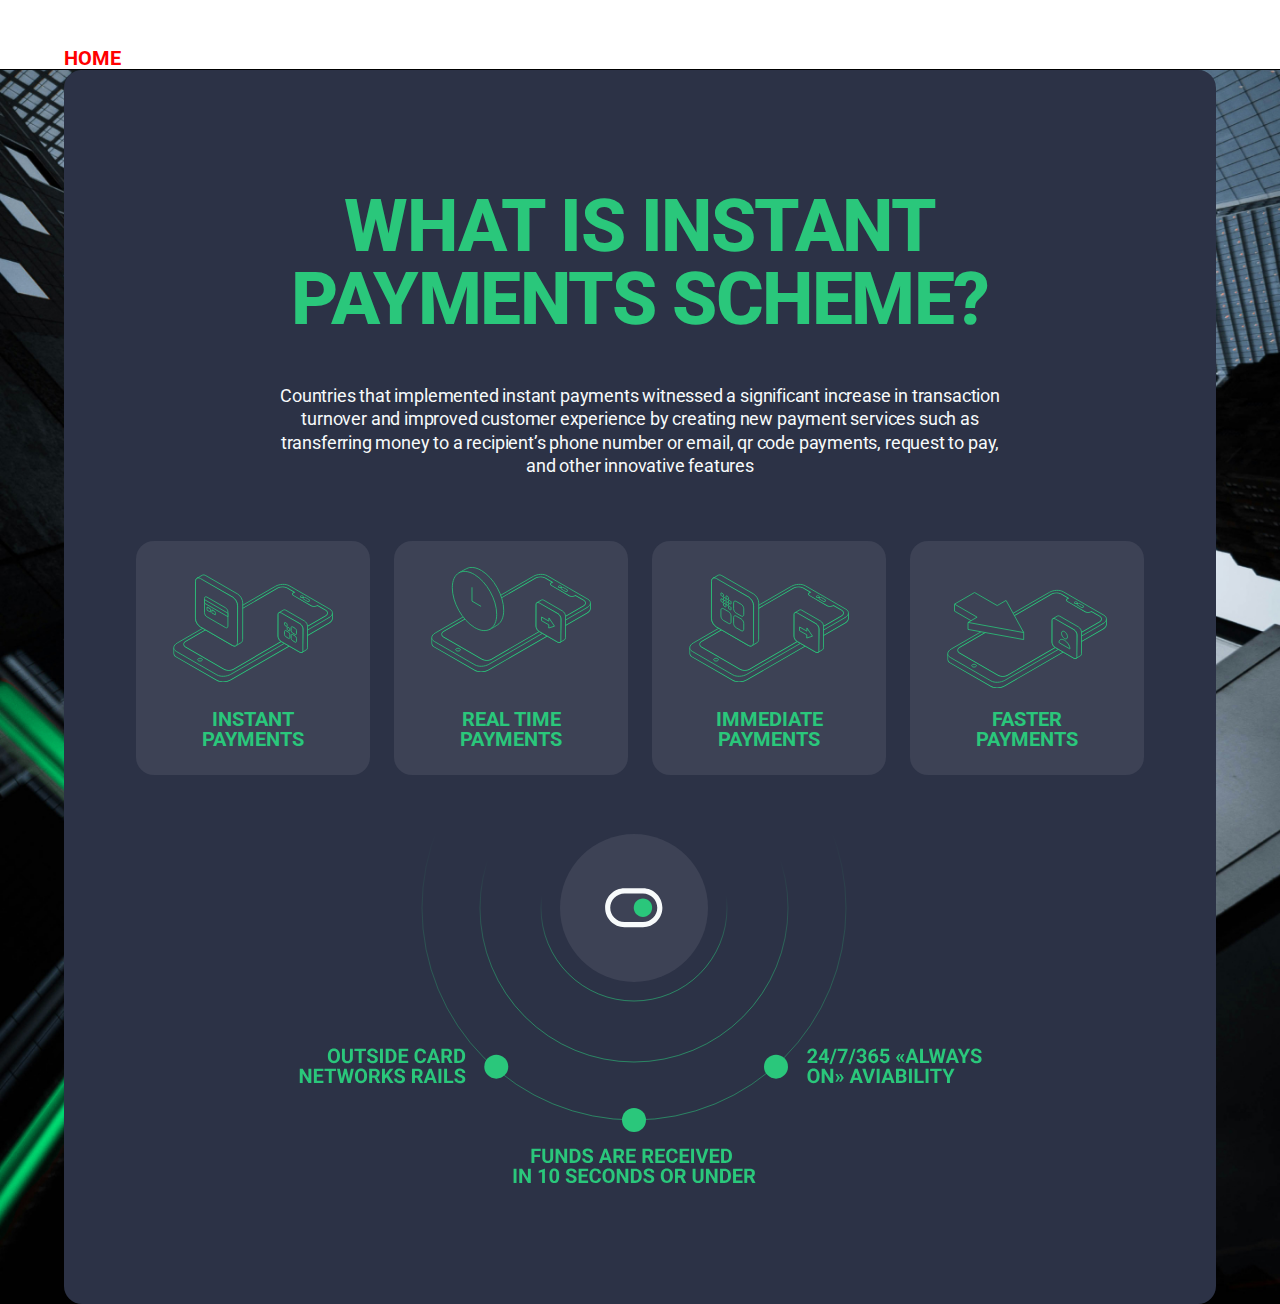
<file: html/components/scheme.html>
<!DOCTYPE html>
<html lang="en">

<head>
    <meta charset="UTF-8">
    <meta name="viewport" content="width=device-width, initial-scale=1.0">
    <link rel="stylesheet" href="../../assets/css/main.css">
    <title>Scheme</title>
</head>

<body>

    <section class="home-link center">
        <div class="home-link__container">
            <a href="../../index.html">HOME</a>
        </div>
    </section>

    <section class="section section__intro-banner intro-banner intro-banner--scheme">
        <img src="../../assets/image/img/scheme/banner-scheme-bg.jpg" alt="bg" class="intro-banner__bg">

        <div class="section__container intro-banner__container">
            <div class="section__content intro-banner__content scheme">

                <div class="scheme__box">

                    <div class="scheme__heading">
                        <h2>what is instant payments scheme?</h2>
                    </div>

                    <div class="scheme__text">
                        <p>Countries that implemented instant payments witnessed a significant increase in transaction
                            turnover and improved
                            customer experience by creating new payment services such as transferring money to a
                            recipient’s phone number or email,
                            qr code payments, request to pay, and other innovative features</p>
                    </div>

                    <div class="scheme__cards">

                        <div class="scheme__card">

                            <div class="scheme__card-image">
                                <img src="../../assets/image/img/scheme/card-img-01.svg" alt="Card 01">
                            </div>

                            <div class="scheme__card-title">
                                <h4>Instant Payments</h4>
                            </div>
                        </div>

                        <div class="scheme__card">

                            <div class="scheme__card-image">
                                <img src="../../assets/image/img/scheme/card-img-02.svg" alt="Card 02">
                            </div>

                            <div class="scheme__card-title">
                                <h4>Real Time Payments</h4>
                            </div>
                        </div>

                        <div class="scheme__card">
                            <div class="scheme__card-image">
                                <img src="../../assets/image/img/scheme/card-img-03.svg" alt="Card 03">
                            </div>

                            <div class="scheme__card-title">
                                <h4>Immediate Payments</h4>
                            </div>

                        </div>

                        <div class="scheme__card">
                            <div class="scheme__card-image">
                                <img src="../../assets/image/img/scheme/card-img-04.svg" alt="Card 04">
                            </div>

                            <div class="scheme__card-title">
                                <h4>Faster Payments</h4>
                            </div>

                        </div>
                    </div>

                    <div class="scheme__image">
                        <img class="scheme__image-desktop" src="../../assets/image/img/scheme/planets-desktop.svg"
                            alt="Planets Desktop">

                        <img class="scheme__image-pad" src="../../assets/image/img/scheme/planets-pad.svg"
                            alt="Planets Pad">

                        <img class="scheme__image-mob" src="../../assets/image/img/scheme/planets-mob.svg"
                            alt="Planets Mob">
                    </div>
                </div>
            </div>
        </div>
    </section>

</body>

</html>
</file>
<file: assets/css/main.css>
@charset "UTF-8";
@import url("https://fonts.googleapis.com/css2?family=Roboto:wght@400;500;700;900&display=swap");
:root {
  --body-bg: #fff;
  --font-family: "Roboto", sans-serif;
  --font-weight: 400;
  --font-size: 14px;
  --line-height: 120%;
  --color-black: #2c3246;
  --color-gray: rgba(44, 50, 70, 0.56);
  --color-light-sky: #f7fafb;
  --color-light-mint: #73ffab;
  --color-green: #2ac77b;
  --color-midnight-blue: #2c3246;
  --color-white: #f7fafb;
  --color-gray-light: rgba(255, 255, 255, 0.56);
  --color-gray-light-2: rgba(247, 250, 251, 0.56);
  --color-graphite: #3d4255;
  --container-width-max: 1200px;
  --container-width-min: 360px;
  --container-padding-inline: 20px;
  --transition: 0.3s ease-in-out;
}

:root {
  --body-bg: #fff;
  --font-family: "Roboto", sans-serif;
  --font-weight: 400;
  --font-size: 14px;
  --line-height: 120%;
  --color-black: #2c3246;
  --color-gray: rgba(44, 50, 70, 0.56);
  --color-light-sky: #f7fafb;
  --color-light-mint: #73ffab;
  --color-green: #2ac77b;
  --color-midnight-blue: #2c3246;
  --color-white: #f7fafb;
  --color-gray-light: rgba(255, 255, 255, 0.56);
  --color-gray-light-2: rgba(247, 250, 251, 0.56);
  --color-graphite: #3d4255;
  --container-width-max: 1200px;
  --container-width-min: 360px;
  --container-padding-inline: 20px;
  --transition: 0.3s ease-in-out;
}

/**
  Нормализация блочной модели
 */
*,
*::before,
*::after {
  box-sizing: border-box;
}

/**
  Убираем внутренние отступы слева тегам списков,
  у которых есть атрибут class
 */
:where(ul, ol):where([class]) {
  padding-left: 0;
}

/**
  Убираем внешние отступы body и двум другим тегам,
  у которых есть атрибут class
 */
body,
:where(blockquote, figure):where([class]) {
  margin: 0;
}

/**
  Убираем внешние отступы вертикали нужным тегам,
  у которых есть атрибут class
 */
:where(h1,
h2,
h3,
h4,
h5,
h6,
p,
ul,
ol,
dl):where([class]) {
  margin-block: 0;
}

:where(dd[class]) {
  margin-left: 0;
}

/**
  Убираем стандартный маркер маркированному списку,
  у которого есть атрибут class
 */
:where(ul[class]) {
  list-style: none;
}

/**
  Упрощаем работу с изображениями
 */
img {
  display: block;
  max-width: 100%;
}

/**
  Наследуем свойства шрифт для полей ввода
 */
input,
textarea,
select,
button {
  font: inherit;
}

html {
  /**
    Пригодится в большинстве ситуаций
    (когда, например, нужно будет "прижать" футер к низу сайта)
   */
  height: 100%;
  /**
    Плавный скролл
   */
  scroll-behavior: smooth;
}

body {
  /**
    Пригодится в большинстве ситуаций
    (когда, например, нужно будет "прижать" футер к низу сайта)
   */
  min-height: 100%;
  /**
    Унифицированный интерлиньяж
   */
  line-height: 1.5;
}

/**
  Удаляем все анимации и переходы для людей,
  которые предпочитают их не использовать
 */
@media (prefers-reduced-motion: reduce) {
  * {
    animation-duration: 0.01ms !important;
    animation-iteration-count: 1 !important;
    transition-duration: 0.01ms !important;
    scroll-behavior: auto !important;
  }
}
body {
  font-family: var(--font-family);
  font-size: var(--font-size);
  font-optical-sizing: auto;
  font-weight: var(--font-weight);
  font-style: normal;
  line-height: var(--line-height);
  background: var(--body-bg);
  color: var(--color-text);
  overflow-x: hidden;
}

.page-wrapper {
  min-height: 100vh;
  display: flex;
  flex-direction: column;
  overflow: hidden;
}
.page-wrapper .main {
  flex: 1 1 auto;
}
[class*=__container]:not(.fancybox__container) {
  width: 100%;
  width: clamp(var(--container-width-min), 100%, var(--container-width-max));
  margin: 0 auto;
  box-sizing: border-box;
  padding-inline: 24px;
}
@media (min-width: 1501px) {
  [class*=__container]:not(.fancybox__container) {
    padding-inline: 0;
  }
}
@media (max-width: calc(480px - 0.02px)) {
  [class*=__container]:not(.fancybox__container) {
    padding-inline: 20px;
  }
}

a:has(img) {
  text-decoration: none;
  display: block;
}

:where(a[class]) {
  text-decoration: none;
  color: inherit;
}

:where(button[class]) {
  -webkit-appearance: none;
  -moz-appearance: none;
  appearance: none;
  border: 0;
  outline: 0;
  box-shadow: none;
  background: none;
  cursor: pointer;
}

:where(input[class]) {
  border: 0;
  outline: none;
}

img {
  max-width: 100%;
  height: auto;
}

svg *[fill] {
  fill: currentColor;
}

svg *[stroke] {
  stroke: currentColor;
}

textarea::-moz-placeholder, input::-moz-placeholder {
  color: var(--color-placeholder);
}

textarea::placeholder,
input::placeholder {
  color: var(--color-placeholder);
}

textarea:focus::-moz-placeholder, input:focus::-moz-placeholder {
  color: transparent;
  -moz-transition: color 0.3s ease;
  transition: color 0.3s ease;
}

textarea:focus::placeholder,
input:focus::placeholder {
  color: transparent;
  transition: color 0.3s ease;
}

.table-responsive {
  overflow-x: auto;
}
@media (max-width: calc(768px - 0.02px)) {
  .table-responsive {
    width: calc(100% + 40px);
    margin-left: -20px;
    padding-left: 20px;
    padding-right: 20px;
  }
}

p a {
  color: var(--color-basic);
  text-decoration: none;
  transition: color var(--transition);
}
@media (hover: hover) {
  p a:hover {
    color: var(--color-btn-hover);
  }
}
@media (hover: none) {
  p a:active {
    color: var(--color-btn-hover);
  }
}

.d-none,
.hidden {
  display: none !important;
}

.hide {
  visibility: hidden;
  opacity: 0;
  transition: visibility 300ms, opacity 300ms;
}

.visually-hidden {
  position: absolute;
  width: 1px;
  height: 1px;
  margin: -1px;
  border: 0;
  padding: 0;
  white-space: nowrap;
  -webkit-clip-path: inset(100%);
          clip-path: inset(100%);
  clip: rect(0 0 0 0);
  overflow: hidden;
}

.overflow-hidden,
.no-scroll {
  overflow: hidden;
}

.no-scroll-x {
  overflow-x: hidden;
}

.no-scroll-y {
  overflow-y: hidden;
}

.text-left {
  text-align: left;
}
.text-right {
  text-align: right;
}
.text-center {
  text-align: center;
}
.text-justify {
  text-align: justify;
}
.text-initial {
  text-align: initial;
}
.text-inherit {
  text-align: inherit;
}

.flex {
  display: flex;
}
.flex-row {
  flex-direction: row;
}
.flex-col {
  flex-direction: column;
}
.flex-wrap {
  flex-wrap: wrap;
}
.flex-justify-start {
  justify-content: flex-start;
}
.flex-justify-end {
  justify-content: flex-end;
}
.flex-justify-center {
  justify-content: center;
}
.flex-justify-between {
  justify-content: space-between;
}
.flex-justify-around {
  justify-content: space-around;
}
.flex-justify-evenly {
  justify-content: space-evenly;
}
.flex-items-start {
  align-items: flex-start;
}
.flex-items-end {
  align-items: flex-end;
}
.flex-items-center {
  align-items: center;
}
.flex-items-baseline {
  align-items: baseline;
}
.flex-items-stretch {
  align-items: stretch;
}
.flex-self-start {
  align-self: flex-start;
}
.flex-self-end {
  align-self: flex-end;
}
.flex-self-center {
  align-self: center;
}
.flex-self-stretch {
  align-self: stretch;
}
.flex-grow {
  flex-grow: 1;
}
.flex-shrink {
  flex-shrink: 1;
}
.flex-1 {
  flex: 1;
}
.flex-auto {
  flex: auto;
}

.error-text {
  color: red;
}

.font-100, .font-thin {
  font-weight: 100;
}
.font-200, .font-extra-light {
  font-weight: 200;
}
.font-300, .font-light {
  font-weight: 300;
}
.font-400, .font-normal {
  font-weight: 400;
}
.font-500, .font-medium {
  font-weight: 500;
}
.font-600, .font-semibold {
  font-weight: 600;
}
.font-700, .font-bold {
  font-weight: 700;
}
.font-800, .font-extra-bold {
  font-weight: 800;
}
.font-900, .font-black {
  font-weight: 900;
}

.padding-reset {
  padding: 0;
}

.margin-reset {
  margin: 0;
}

.padding-margin-reset {
  padding: 0;
  margin: 0;
}

@media (min-width: 992px) {
  .show-lg {
    display: none !important;
  }
}

@media (max-width: calc(992px - 0.02px)) {
  .hidden-lg {
    display: none !important;
  }
}

@media (min-width: 768px) {
  .show-md {
    display: none !important;
  }
}

@media (max-width: calc(768px - 0.02px)) {
  .hidden-md {
    display: none !important;
  }
}

@media (min-width: 480px) {
  .show-sm {
    display: none !important;
  }
}

@media (max-width: calc(480px - 0.02px)) {
  .hidden-sm {
    display: none !important;
  }
}

.home-link {
  padding-top: 50px;
  border-bottom: 1px solid black;
}
.home-link a {
  color: red;
  font-size: 20px;
  text-decoration: none;
  font-weight: 700;
}
.home-link a:hover {
  opacity: 0.64;
}

.contact-us {
  --color-grey-bg: #F7FAFB;
  --color-grey-lbl: #171A26;
  --color-grey-phold: rgba(23, 26, 38, 0.64);
  --color-black-btn-txt: #2c3246;
  --color-black-btn-bg: #73ffab;
}
.contact-us h1,
.contact-us h2,
.contact-us h3,
.contact-us h4,
.contact-us h5,
.contact-us h6,
.contact-us p {
  margin: 0;
}
.contact-us input {
  appearance: none;
  -webkit-appearance: none;
  -moz-appearance: none;
  border: none;
  outline: none;
  background: none;
  padding: 0;
  margin: 0;
}
.contact-us .contact-us__container {
  background-color: var(--color-grey-bg);
  padding-bottom: 150px;
  width: clamp(360px, 100%, 1440px);
  padding-inline: 120px;
}
.contact-us__heading {
  padding-top: 150px;
  padding-bottom: 48px;
}
.contact-us__heading h1 {
  font-size: 80px;
  line-height: 90%;
  font-weight: 800;
  letter-spacing: -0.02em;
  text-transform: uppercase;
  color: #2ac77b;
}
.contact-us__info {
  display: grid;
  grid-template-columns: 1fr 1fr;
  gap: 40px;
}
.contact-us__info .shorts {
  display: flex;
  flex-direction: column;
  align-items: flex-start;
  gap: 32px;
}
.contact-us__info .shorts__item {
  max-width: 391px;
}
.contact-us__info .shorts__item-title {
  font-size: 18px;
  line-height: 100%;
  font-weight: 700;
  text-transform: uppercase;
  color: #171a26;
  margin-bottom: 16px;
}
.contact-us__info .shorts__item-text {
  font-size: 14px;
  line-height: 120%;
  font-weight: 400;
  letter-spacing: 0.02em;
  color: #171a26;
}
.contact-us__info .shorts__btns {
  display: flex;
  justify-content: flex-start;
  align-items: center;
  gap: 32px;
}
.contact-us__info .shorts__item-btn {
  display: flex;
  align-items: center;
  gap: 12px;
}
.contact-us__info .shorts__item-btn span {
  font-size: 18px;
  line-height: 100%;
  font-weight: 700;
  text-transform: uppercase;
  color: var(--color-green);
}
.contact-us__info .shorts__item-btn:hover {
  opacity: 0.64;
}
.contact-us__info .form {
  background-color: var(--body-bg);
  border-radius: 16px;
  padding: 32px;
}
.contact-us__info .form form {
  display: flex;
  flex-direction: column;
  align-items: flex-start;
  gap: 24px;
}
.contact-us__info .form label {
  width: 100%;
  display: flex;
  flex-direction: column;
  gap: 12px;
  font-size: 14px;
  line-height: 120%;
  font-weight: 400;
  letter-spacing: 0.02em;
  color: var(--color-grey-lbl);
}
.contact-us__info .form input, .contact-us__info .form textarea {
  padding: 18px;
  border: 1px solid #dadadc;
  border-radius: 8px;
  font-size: 14px;
}
.contact-us__info .form input::-moz-placeholder, .contact-us__info .form textarea::-moz-placeholder {
  font-size: 14px;
  line-height: 120%;
  font-weight: 300;
  letter-spacing: 0.02em;
  color: var(--color-grey-phold);
}
.contact-us__info .form input::placeholder, .contact-us__info .form textarea::placeholder {
  font-size: 14px;
  line-height: 120%;
  font-weight: 300;
  letter-spacing: 0.02em;
  color: var(--color-grey-phold);
}
.contact-us__info .form__btn {
  font-size: 16px;
  line-height: 120%;
  font-weight: 700;
  letter-spacing: 0.02em;
  text-transform: uppercase;
  color: var(--color-black-btn);
  display: flex;
  align-items: center;
  justify-content: center;
  flex-direction: row;
  gap: 10px;
  border-radius: 32px;
  padding: 18px;
  width: 100%;
  background: var(--color-black-btn-bg);
}
.contact-us__info .form__btn:hover {
  opacity: 0.64;
}
.contact-us__info .form__remark {
  font-size: 10px;
  line-height: 130%;
  font-weight: 400;
  letter-spacing: 0.02em;
  text-transform: uppercase;
  color: rgba(44, 50, 70, 0.56);
}

@media (max-width: 1440px) {
  .contact-us .contact-us__container {
    padding-inline: calc(32px + 88 * (100vw - 1264px) / 176);
  }
}
@media (max-width: 1264px) {
  .contact-us .contact-us__container {
    padding-inline: 32px;
    padding-bottom: calc(92px + 58 * (100vw - 768px) / 496);
  }
  .contact-us__heading {
    padding-top: calc(92px + 58 * (100vw - 768px) / 496);
    padding-bottom: calc(32px + 16 * (100vw - 768px) / 496);
  }
  .contact-us__heading h1 {
    font-size: calc(52px + 28 * (100vw - 768px) / 496);
  }
  .contact-us__info {
    gap: calc(24px + 16 * (100vw - 768px) / 496);
  }
  .contact-us__info .shorts {
    gap: calc(24px + 8 * (100vw - 768px) / 496);
  }
  .contact-us__info .shorts__item-title {
    font-size: calc(12px + 6 * (100vw - 768px) / 496);
    margin-bottom: calc(10px + 6 * (100vw - 768px) / 496);
  }
  .contact-us__info .shorts__item-text {
    font-size: calc(12px + 2 * (100vw - 768px) / 496);
  }
  .contact-us__info .shorts__btns {
    gap: calc(24px + 8 * (100vw - 768px) / 496);
  }
  .contact-us__info .shorts__item-btn {
    gap: calc(8px + 4 * (100vw - 768px) / 496);
  }
  .contact-us__info .shorts__item-btn span {
    font-size: calc(12px + 6 * (100vw - 768px) / 496);
  }
  .contact-us__info .form {
    padding: calc(24px + 8 * (100vw - 768px) / 496);
  }
  .contact-us__info .form form {
    gap: calc(16px + 8 * (100vw - 768px) / 496);
  }
  .contact-us__info .form label {
    font-size: calc(12px + 2 * (100vw - 768px) / 496);
  }
  .contact-us__info .form input, .contact-us__info .form textarea {
    padding: calc(14px + 4 * (100vw - 768px) / 496);
    font-size: calc(12px + 2 * (100vw - 768px) / 496);
  }
  .contact-us__info .form input::-moz-placeholder, .contact-us__info .form textarea::-moz-placeholder {
    font-size: calc(12px + 2 * (100vw - 768px) / 496);
  }
  .contact-us__info .form input::placeholder, .contact-us__info .form textarea::placeholder {
    font-size: calc(12px + 2 * (100vw - 768px) / 496);
  }
  .contact-us__info .form__btn {
    font-size: calc(12px + 4 * (100vw - 768px) / 496);
    padding: calc(14px + 4 * (100vw - 768px) / 496);
  }
}
@media (max-width: 768px) {
  .contact-us .contact-us__container {
    padding-inline: calc(18px + 14 * (100vw - 360px) / 408);
    padding-bottom: calc(81px + 11 * (100vw - 360px) / 408);
  }
  .contact-us__heading {
    padding-top: calc(81px + 11 * (100vw - 360px) / 408);
    padding-bottom: calc(16px + 16 * (100vw - 360px) / 408);
  }
  .contact-us__heading h1 {
    font-size: calc(40px + 12 * (100vw - 360px) / 408);
  }
  .contact-us__info {
    grid-template-columns: 1fr;
    gap: calc(32px + -8 * (100vw - 360px) / 408);
  }
  .contact-us__info .shorts {
    grid-row: 2;
    gap: 24px;
  }
  .contact-us__info .shorts__item-title {
    font-size: 12px;
    margin-bottom: 10px;
  }
  .contact-us__info .shorts__item-text {
    font-size: 12px;
  }
  .contact-us__info .shorts__btns {
    gap: 18px;
  }
  .contact-us__info .shorts__item-btn {
    gap: 8px;
  }
  .contact-us__info .shorts__item-btn span {
    font-size: 12px;
  }
  .contact-us__info .form {
    padding: 24px;
  }
  .contact-us__info .form form {
    gap: 16px;
  }
  .contact-us__info .form label {
    font-size: 12px;
  }
  .contact-us__info .form input, .contact-us__info .form textarea {
    padding: 14px;
    font-size: 12px;
  }
  .contact-us__info .form input::-moz-placeholder, .contact-us__info .form textarea::-moz-placeholder {
    font-size: 12px;
  }
  .contact-us__info .form input::placeholder, .contact-us__info .form textarea::placeholder {
    font-size: 12px;
  }
  .contact-us__info .form__btn {
    font-size: 12px;
    padding: 14px;
  }
}
@media (max-width: 360px) {
  .contact-us .contact-us__container {
    padding-inline: 18px;
    padding-bottom: 81px;
  }
  .contact-us__heading {
    padding-top: 81px;
    padding-bottom: 16px;
  }
  .contact-us__heading h1 {
    font-size: 40px;
  }
  .contact-us__info {
    gap: 32px;
  }
  .contact-us__info .shorts__item-title {
    font-size: 12px;
    margin-bottom: 10px;
  }
  .contact-us__info .shorts__item-text {
    font-size: 14px;
  }
  .contact-us__info .shorts__item-btn {
    gap: 12px;
  }
  .contact-us__info .shorts__item-btn span {
    font-size: 18px;
  }
}
.blog {
  background-color: var(--color-grey-bg);
  --color-grey-bg: #F7FAFB;
  --color-grey-lbl: #171A26;
  --color-grey-phold: rgba(23, 26, 38, 0.64);
  --color-grey-txt: #939AAA;
  --color-black-btn-txt: #2c3246;
  --color-black-btn-bg: #73ffab;
}
.blog h1,
.blog h2,
.blog h3,
.blog h4,
.blog h5,
.blog h6,
.blog p {
  margin: 0;
}
.blog input {
  appearance: none;
  -webkit-appearance: none;
  -moz-appearance: none;
  border: none;
  outline: none;
  background: none;
  padding: 0;
  margin: 0;
}
.blog .blog__container {
  padding-bottom: 150px;
  width: clamp(360px, 100%, 1440px);
  padding-inline: 120px;
}
.blog__heading {
  padding-top: 150px;
  padding-bottom: 48px;
}
.blog__heading h1 {
  font-size: 80px;
  line-height: 90%;
  font-weight: 800;
  letter-spacing: -0.02em;
  text-transform: uppercase;
  color: #2ac77b;
}
.blog__cards {
  display: flex;
  flex-wrap: wrap;
  justify-content: space-between;
  -moz-column-gap: 24px;
       column-gap: 24px;
  row-gap: 48px;
  padding-top: 48px;
  padding-bottom: 150px;
}
.blog__card {
  width: calc((100% - 48px) / 3);
  transition: transform 0.3s ease;
  position: relative;
  cursor: pointer;
}
.blog__card:hover {
  transform: scale(1.05);
}
.blog__card-image {
  border-radius: 12px;
  overflow: hidden;
  margin-bottom: 24px;
  display: flex;
  justify-content: center;
  align-items: center;
}
.blog__card-image img {
  width: 100%;
  height: 100%;
  -o-object-fit: cover;
     object-fit: cover;
}
.blog__card-info {
  max-width: 88.3%;
  display: flex;
  flex-direction: column;
  align-items: flex-start;
  gap: 16px;
}
.blog__card-brief {
  display: flex;
  justify-content: flex-start;
  gap: 6px;
}
.blog__card-info-category, .blog__card-info-date, .blog__card-info-time {
  font-size: 10px;
  line-height: 120%;
  font-weight: 700;
  letter-spacing: 0.06em;
  text-transform: uppercase;
  color: var(--color-grey-txt);
}
.blog__card-info-dot {
  align-self: center;
}
.blog__card-title {
  font-size: 18px;
  line-height: 100%;
  font-weight: 700;
  text-transform: uppercase;
  color: var(--color-grey-lbl);
}
.blog__card-title::after {
  content: "";
  position: absolute;
  inset: 0;
}
.blog__card-text {
  position: relative;
  font-size: 16px;
  line-height: 120%;
  font-weight: 300;
  letter-spacing: 0.02em;
  color: var(--color-grey-lbl);
}
.blog__card-author {
  display: flex;
  justify-content: flex-start;
  align-items: center;
  gap: 6px;
}
.blog__card-author-image img {
  width: 100%;
}
.blog__card-author-name {
  font-size: 10px;
  line-height: 120%;
  font-weight: 700;
  letter-spacing: 0.06em;
  text-transform: uppercase;
  color: var(--color-grey-txt);
}

@media (max-width: 1440px) {
  .blog .blog__container {
    padding-inline: calc(32px + 88 * (100vw - 1264px) / 176);
  }
}
@media (max-width: 1264px) {
  .blog .blog__container {
    padding-inline: 32px;
    padding-bottom: calc(92px + 58 * (100vw - 768px) / 496);
  }
  .blog__heading {
    padding-top: calc(92px + 58 * (100vw - 768px) / 496);
    padding-bottom: calc(32px + 16 * (100vw - 768px) / 496);
  }
  .blog__heading h1 {
    font-size: calc(52px + 28 * (100vw - 768px) / 496);
  }
  .blog__cards {
    -moz-column-gap: calc(21px + 3 * (100vw - 768px) / 496);
         column-gap: calc(21px + 3 * (100vw - 768px) / 496);
    row-gap: calc(32px + 16 * (100vw - 768px) / 496);
    padding-top: calc(32px + 16 * (100vw - 768px) / 496);
    padding-bottom: calc(92px + 58 * (100vw - 768px) / 496);
  }
  .blog__card-info-category, .blog__card-info-date, .blog__card-info-time {
    font-size: calc(8px + 2 * (100vw - 768px) / 496);
  }
  .blog__card-title {
    font-size: calc(14px + 4 * (100vw - 768px) / 496);
  }
  .blog__card-text {
    font-size: calc(12px + 4 * (100vw - 768px) / 496);
  }
}
@media (max-width: 768px) {
  .blog .blog__container {
    padding-inline: calc(24px + 8 * (100vw - 360px) / 408);
    padding-bottom: calc(81px + 11 * (100vw - 360px) / 408);
  }
  .blog__heading {
    padding-top: calc(81px + 11 * (100vw - 360px) / 408);
    padding-bottom: calc(16px + 16 * (100vw - 360px) / 408);
  }
  .blog__heading h1 {
    font-size: calc(40px + 12 * (100vw - 360px) / 408);
  }
  .blog__cards {
    -moz-column-gap: 21px;
         column-gap: 21px;
    row-gap: 32px;
    padding-top: calc(16px + 16 * (100vw - 360px) / 408);
    padding-bottom: calc(81px + 11 * (100vw - 360px) / 408);
  }
  .blog__card-info {
    max-width: 95%;
    /* gap: 16px; */
  }
  .blog__card-info-category, .blog__card-info-date, .blog__card-info-time {
    font-size: calc(10px + -2 * (100vw - 768px) / 496);
  }
  .blog__card-title {
    font-size: 14px;
  }
  .blog__card-text {
    font-size: 12px;
  }
}
@media (max-width: 640px) {
  .blog__card {
    width: calc((100% - 21px) / 2);
  }
}
@media (max-width: 480px) {
  .blog__card {
    width: 100%;
  }
  .blog__card-image {
    max-height: 156px;
  }
}
@media (max-width: 360px) {
  .blog .blog__container {
    padding-inline: 24px;
    padding-bottom: 81px;
  }
  .blog__heading {
    padding-top: 81px;
    padding-bottom: 16px;
  }
  .blog__heading h1 {
    font-size: 40px;
  }
  .blog__cards {
    padding-top: 16px;
    padding-bottom: 81px;
  }
}
.article {
  background-color: var(--color-grey-bg);
  --color-grey-bg: #F7FAFB;
  --color-grey-lbl: #171A26;
  --color-grey-phold: rgba(23, 26, 38, 0.64);
  --color-grey-txt: #939AAA;
  --color-black-btn-txt: #2c3246;
  --color-black-btn-bg: #73ffab;
}
.article h1,
.article h2,
.article h3,
.article h4,
.article h5,
.article h6,
.article p {
  margin: 0;
}
.article input {
  appearance: none;
  -webkit-appearance: none;
  -moz-appearance: none;
  border: none;
  outline: none;
  background: none;
  padding: 0;
  margin: 0;
}
.article .article__container {
  padding-bottom: 150px;
  width: clamp(360px, 100%, 1440px);
  padding-inline: 120px;
}
.article__heading-box {
  display: flex;
  justify-content: space-between;
  align-items: flex-end;
  gap: 81px;
  padding-top: 150px;
  padding-bottom: 48px;
}
.article__heading-box-image {
  width: 360px;
  flex-shrink: 0;
  border-radius: 8px;
  overflow: hidden;
}
.article__heading-box-image img {
  width: 100%;
}
.article__heading-box-heading h1 {
  font-size: 80px;
  line-height: 90%;
  font-weight: 800;
  letter-spacing: -0.02em;
  text-transform: uppercase;
  color: #2ac77b;
}
.article-box {
  display: flex;
  justify-content: space-between;
  align-items: flex-start;
  gap: 81px;
  padding-top: 46px;
  margin-bottom: 124px;
}
.article-box__menu {
  width: 360px;
  flex-shrink: 0;
}
.article-box__menu ul {
  list-style-type: none;
  padding: 0;
  margin: 0;
}
.article-box__menu a {
  font-size: 18px;
  line-height: 190%;
  font-weight: 600;
  letter-spacing: 0.02em;
  color: rgba(23, 26, 38, 0.56);
  text-decoration: none;
}
.article-box__menu a:hover {
  color: var(--color-grey-lbl);
}
.article-box__content p {
  font-size: 20px;
  line-height: 140%;
  font-weight: 400;
  letter-spacing: 0.02em;
  color: var(--color-grey-lbl);
}
.article-box__content h3 {
  font-size: 28px;
  line-height: 120%;
  font-weight: 600;
  letter-spacing: 0.02em;
  color: var(--color-grey-lbl);
  margin-top: 48px;
  margin-bottom: 26px;
}
.article__cards {
  display: flex;
  flex-wrap: wrap;
  justify-content: space-between;
  -moz-column-gap: 24px;
       column-gap: 24px;
  row-gap: 48px;
  padding-top: 32px;
  margin-bottom: 64px;
}
.article__card {
  width: calc((100% - 48px) / 3);
  transition: transform 0.3s ease;
  position: relative;
  cursor: pointer;
}
.article__card:hover {
  transform: scale(1.05);
}
.article__card-image {
  border-radius: 12px;
  overflow: hidden;
  margin-bottom: 24px;
  display: flex;
  justify-content: center;
  align-items: center;
}
.article__card-image img {
  width: 100%;
  height: 100%;
  -o-object-fit: cover;
     object-fit: cover;
}
.article__card-info {
  max-width: 88.3%;
  display: flex;
  flex-direction: column;
  align-items: flex-start;
  gap: 16px;
}
.article__card-brief {
  display: flex;
  justify-content: flex-start;
  gap: 6px;
}
.article__card-info-category, .article__card-info-date, .article__card-info-time {
  font-size: 10px;
  line-height: 120%;
  font-weight: 700;
  letter-spacing: 0.06em;
  text-transform: uppercase;
  color: var(--color-grey-txt);
}
.article__card-info-dot {
  align-self: center;
}
.article__card-title {
  font-size: 18px;
  line-height: 100%;
  font-weight: 700;
  text-transform: uppercase;
  color: var(--color-grey-lbl);
}
.article__card-title::after {
  content: "";
  position: absolute;
  inset: 0;
}
.article__card-text {
  position: relative;
  font-size: 16px;
  line-height: 120%;
  font-weight: 300;
  letter-spacing: 0.02em;
  color: var(--color-grey-lbl);
}
.article__card-author {
  display: flex;
  justify-content: flex-start;
  align-items: center;
  gap: 6px;
}
.article__card-author-image img {
  width: 100%;
}
.article__card-author-name {
  font-size: 10px;
  line-height: 120%;
  font-weight: 700;
  letter-spacing: 0.06em;
  text-transform: uppercase;
  color: var(--color-grey-txt);
}
.article__btn {
  display: flex;
  align-items: center;
  justify-content: center;
  flex-direction: row;
  gap: 8px;
  border-radius: 32px;
  padding: 16px 24px;
  width: -moz-fit-content;
  width: fit-content;
  background: var(--color-black-btn-bg);
}
.article__btn span {
  font-size: 14px;
  line-height: 120%;
  font-weight: 700;
  letter-spacing: 0.02em;
  text-transform: uppercase;
  color: var(--color-black-btn);
}
.article__btn span:first-of-type {
  display: block;
}
.article__btn span:last-of-type {
  display: none;
}
.article__btn:hover {
  opacity: 0.64;
}

@media (max-width: 1440px) {
  .article .article__container {
    padding-inline: calc(32px + 88 * (100vw - 1264px) / 176);
  }
}
@media (max-width: 1264px) {
  .article .article__container {
    padding-inline: 32px;
    padding-bottom: calc(92px + 58 * (100vw - 768px) / 496);
  }
  .article__heading-box {
    padding-top: calc(92px + 58 * (100vw - 768px) / 496);
    padding-bottom: calc(32px + 16 * (100vw - 768px) / 496);
    gap: calc(30px + 51 * (100vw - 768px) / 496);
  }
  .article__heading-box-image {
    width: calc(220px + 140 * (100vw - 768px) / 496);
  }
  .article__heading-box-heading h1 {
    font-size: calc(52px + 28 * (100vw - 768px) / 496);
  }
  .article-box {
    gap: calc(30px + 51 * (100vw - 768px) / 496);
    padding-top: calc(32px + 14 * (100vw - 768px) / 496);
    margin-bottom: calc(92px + 64 * (100vw - 768px) / 496);
  }
  .article-box__menu {
    width: calc(220px + 140 * (100vw - 768px) / 496);
  }
  .article-box__menu a {
    font-size: calc(16px + 2 * (100vw - 768px) / 496);
  }
  .article-box__content p {
    font-size: calc(16px + 4 * (100vw - 768px) / 496);
  }
  .article-box__content h3 {
    font-size: calc(28px + -8 * (100vw - 768px) / 496);
    margin-top: 48px;
    margin-bottom: calc(24px + 2 * (100vw - 768px) / 496);
  }
  .article__cards {
    -moz-column-gap: calc(21px + 3 * (100vw - 768px) / 496);
         column-gap: calc(21px + 3 * (100vw - 768px) / 496);
    row-gap: calc(32px + 16 * (100vw - 768px) / 496);
  }
  .article__card-info-category, .article__card-info-date, .article__card-info-time {
    font-size: calc(8px + 2 * (100vw - 768px) / 496);
  }
  .article__card-title {
    font-size: calc(14px + 4 * (100vw - 768px) / 496);
  }
  .article__card-text {
    font-size: calc(12px + 4 * (100vw - 768px) / 496);
  }
}
@media (max-width: 768px) {
  .article .article__container {
    padding-inline: calc(24px + 8 * (100vw - 360px) / 408);
    padding-bottom: calc(81px + 11 * (100vw - 360px) / 408);
  }
  .article__heading-box {
    padding-top: calc(81px + 11 * (100vw - 360px) / 408);
    padding-bottom: calc(16px + 16 * (100vw - 360px) / 408);
    gap: calc(32px + -2 * (100vw - 768px) / 496);
  }
  .article__heading-box-image {
    width: 220px;
  }
  .article__heading-box-heading h1 {
    font-size: calc(40px + 12 * (100vw - 360px) / 408);
  }
  .article-box {
    gap: 30px;
    padding-top: calc(24px + 8 * (100vw - 360px) / 408);
    margin-bottom: calc(81px + 11 * (100vw - 768px) / 496);
  }
  .article-box__menu {
    width: 220px;
  }
  .article-box__menu a {
    font-size: 16px;
  }
  .article-box__content p {
    font-size: 16px;
  }
  .article-box__content h3 {
    font-size: 20px;
    margin-top: 48px;
    margin-bottom: 24px;
  }
  .article__cards {
    -moz-column-gap: 21px;
         column-gap: 21px;
    row-gap: 32px;
    padding-top: calc(16px + 16 * (100vw - 360px) / 408);
    margin-bottom: calc(32px + 32 * (100vw - 360px) / 408);
  }
  .article__card-info {
    max-width: 95%;
  }
  .article__card-info-category, .article__card-info-date, .article__card-info-time {
    font-size: calc(10px + -2 * (100vw - 768px) / 496);
  }
  .article__card-title {
    font-size: 14px;
  }
  .article__card-text {
    font-size: 12px;
  }
  .article__btn span:first-of-type {
    display: none;
  }
  .article__btn span:last-of-type {
    display: block;
  }
}
@media (max-width: 640px) {
  .article__card {
    width: calc((100% - 21px) / 2);
  }
}
@media (max-width: 580px) {
  .article__heading-box {
    flex-direction: column-reverse;
  }
  .article__heading-box-image {
    width: 100%;
    height: 156px;
  }
  .article__heading-box-image img {
    -o-object-position: 50% -50px;
       object-position: 50% -50px;
  }
  .article-box {
    flex-direction: column;
  }
}
@media (max-width: 480px) {
  .article__card {
    width: 100%;
  }
  .article__card-image {
    max-height: 156px;
  }
}
@media (max-width: 360px) {
  .article .article__container {
    padding-inline: 24px;
    padding-bottom: 81px;
  }
  .article__heading-box {
    padding-top: 81px;
    padding-bottom: 16px;
  }
  .article__heading-box-heading h1 {
    font-size: 40px;
  }
  .article__cards {
    padding-top: 16px;
    margin-bottom: 32px;
  }
}
.index a {
  font-size: 20px;
  line-height: 150%;
  text-decoration: none;
  color: green;
}
.index a:hover {
  opacity: 0.64;
}

:root {
  --font-size-18-14-14: 18px;
  --font-size-14-12-14: 14px;
}

.outstaff {
  background-color: var(--color-grey-bg);
  margin: 0 auto;
  --color-grey-bg: #F7FAFB;
  --color-grey-lbl: #171A26;
  --color-grey-phold: rgba(23, 26, 38, 0.64);
  --color-grey-txt: #939AAA;
  --color-black-btn-txt: #2c3246;
  --color-black-btn-bg: #73ffab;
  --color-green-txt: #2ac77b;
}
.outstaff h1,
.outstaff h2,
.outstaff h3,
.outstaff h4,
.outstaff h5,
.outstaff h6,
.outstaff p {
  margin: 0;
}
.outstaff input {
  appearance: none;
  -webkit-appearance: none;
  -moz-appearance: none;
  border: none;
  outline: none;
  background: none;
  padding: 0;
  margin: 0;
}
.outstaff .outstaff__container {
  padding-top: 96px;
  padding-bottom: 105px;
  width: clamp(360px, 100%, 1440px);
  padding-inline: 120px;
}
.outstaff__heading-box {
  display: flex;
  justify-content: space-between;
  align-items: center;
  gap: 222px;
}
.outstaff__heading-box-info {
  width: 475px;
  flex-shrink: 0;
  display: flex;
  flex-direction: column;
  align-items: flex-start;
  gap: 42px;
}
.outstaff__heading-box-heading h1 {
  font-size: 80px;
  line-height: 90%;
  font-weight: 800;
  letter-spacing: -0.02em;
  text-transform: uppercase;
  color: var(--color-green-txt);
}
.outstaff__heading-box-text p {
  font-size: var(--font-size-18-14-14);
  line-height: 115%;
  font-weight: 400;
  letter-spacing: -0.01em;
  color: #2c3246;
}
.outstaff__heading-box-image {
  width: 427px;
  padding-left: 0;
  overflow: hidden;
}
.outstaff__heading-box-image img {
  width: 100%;
}
.outstaff__btn {
  display: flex;
  align-items: center;
  justify-content: center;
  flex-direction: row;
  gap: 8px;
  border-radius: 32px;
  padding: 16px 24px;
  width: -moz-fit-content;
  width: fit-content;
  background: var(--color-black-btn-bg);
}
.outstaff__btn span {
  font-size: var(--font-size-14-12-14);
  line-height: 100%;
  font-weight: 700;
  letter-spacing: 0.02em;
  text-transform: uppercase;
  color: var(--color-black-btn-txt);
}
.outstaff__btn span:first-of-type {
  display: block;
}
.outstaff__btn span:last-of-type {
  display: none;
}
.outstaff__btn:hover {
  opacity: 0.64;
}

@media (max-width: 1440px) {
  .outstaff .outstaff__container {
    padding-inline: calc(32px + 88 * (100vw - 1264px) / 176);
  }
}
/* Для переменных */
@media (max-width: 1264px) {
  :root {
    --font-size-18-14-14: calc(14px + (18 - 14) * ((100vw - 768px) / (1264 - 768)));
    --font-size-14-12-14: calc(12px + (14 - 12) * ((100vw - 768px) / (1264 - 768)));
  }
}
@media (max-width: 1264px) {
  .outstaff .outstaff__container {
    padding-inline: 32px;
    padding-top: calc(92px + 4 * (100vw - 768px) / 496);
    padding-bottom: calc(129px + -24 * (100vw - 768px) / 496);
  }
  .outstaff__heading-box {
    /*             padding-bottom: calc(32px + (48 - 32) * ((100vw - 768px) / (1264 - 768))); */
    gap: calc(63px + 159 * (100vw - 768px) / 496);
  }
  .outstaff__heading-box-info {
    width: calc(309px + 166 * (100vw - 768px) / 496);
    gap: calc(32px + 10 * (100vw - 768px) / 496);
  }
  .outstaff__heading-box-image {
    width: calc(304px + 123 * (100vw - 768px) / 496);
  }
  .outstaff__heading-box-heading h1 {
    font-size: calc(52px + 28 * (100vw - 768px) / 496);
  }
  .outstaff__btn {
    padding: calc(11px + 5 * (100vw - 768px) / 496) calc(18px + 6 * (100vw - 768px) / 496);
  }
}
/* Для переменных */
@media (max-width: 768px) {
  :root {
    --font-size-18-14-14: 14px;
    --font-size-14-12-14: calc(14px + (12 - 14) * ((100vw - 360px) / (768 - 360)));
  }
}
@media (max-width: 768px) {
  .outstaff .outstaff__container {
    padding-inline: calc(18px + 14 * (100vw - 360px) / 408);
    padding-top: calc(69px + 23 * (100vw - 360px) / 408);
    padding-bottom: calc(58px + 71 * (100vw - 360px) / 408);
  }
  .outstaff__heading-box-info {
    gap: calc(20px + 12 * (100vw - 576px) / 192);
  }
  .outstaff__heading-box-text {
    margin-bottom: calc(12px + -12 * (100vw - 576px) / 192);
  }
}
@media (max-width: 576px) {
  .outstaff__heading-box {
    flex-direction: column-reverse;
    gap: 58px;
  }
  .outstaff__heading-box-info {
    width: 100%;
    gap: 20px;
  }
  .outstaff__heading-box-text {
    margin-bottom: 12px;
  }
  .outstaff__heading-box-image {
    width: 84%;
    align-self: center;
  }
}
/* Для переменных */
@media (max-width: 360px) {
  :root {
    --font-size-14-12-14: 14px;
  }
}
/* === pg-service ======== */
.pg-service.outstaff__container {
  padding-top: 72px;
  padding-bottom: 103px;
}
.pg-service.outstaff__heading-box-image {
  /* width: 296px; */
  width: 585px;
  height: 442px;
  display: flex;
  justify-content: center;
  /* padding-right: 144px; */
}
.pg-service.outstaff__heading-box-image img {
  height: 100%;
  width: auto;
}

@media (max-width: 1264px) {
  .pg-service.outstaff__container {
    /* @include responsivity-temp(padding-top, 72, 78, 768, 1264); */
  }
}
@media (max-width: 768px) {
  .pg-service.outstaff__heading-box-image {
    justify-content: flex-end;
  }
}
@media (max-width: 576px) {
  .pg-service.outstaff__heading-box-image {
    justify-content: center;
  }
}
.custom-dev {
  background-color: var(--color-grey-bg);
  --color-grey-bg: #F7FAFB;
  --color-grey-lbl: #171A26;
  --color-grey-phold: rgba(23, 26, 38, 0.64);
  --color-grey-txt: #939AAA;
  --color-black-btn-txt: #2c3246;
  --color-black-btn-bg: #73ffab;
  --color-white-text: #eff2f4;
  --color-green-bg:#2AC77B;
}
.custom-dev h1,
.custom-dev h2,
.custom-dev h3,
.custom-dev h4,
.custom-dev h5,
.custom-dev h6,
.custom-dev p {
  margin: 0;
}
.custom-dev input {
  appearance: none;
  -webkit-appearance: none;
  -moz-appearance: none;
  border: none;
  outline: none;
  background: none;
  padding: 0;
  margin: 0;
}
.custom-dev .ideation {
  width: 100%;
  display: flex;
  flex-direction: row;
  justify-content: space-between;
  align-items: flex-start;
  gap: 24px;
}
.custom-dev .ideation-main {
  width: calc(50% - 12px);
  background-color: #2AC77B;
  display: flex;
  justify-content: center;
  flex-direction: column;
  align-items: center;
  padding-top: 36px;
  padding-bottom: 34px;
  padding-left: 18px;
  padding-right: 18px;
  border-radius: 18px;
}
.custom-dev .ideation-main__image {
  margin-bottom: 34px;
}
.custom-dev .ideation-main__title {
  margin-bottom: 24px;
}
.custom-dev .ideation-main__title h2 {
  font-size: 32px;
  line-height: 110%;
  font-weight: 700;
  text-transform: uppercase;
  text-align: center;
  color: var(--color-white-text);
}
.custom-dev .ideation-main__items {
  display: flex;
  flex-direction: row;
  justify-content: center;
  flex-wrap: wrap;
  gap: 12px;
  max-width: 500px;
}
.custom-dev .ideation-main__item {
  border: 1px solid var(--color-white-text);
  border-radius: 32px;
  padding: 10px 12px;
  width: -moz-fit-content;
  width: fit-content;
}
.custom-dev .ideation-main__item p {
  font-size: 16px;
  line-height: 120%;
  font-weight: 400;
  text-align: center;
  color: var(--color-grey-bg);
}
.custom-dev .ideation-cards {
  width: calc(50% - 12px);
  display: flex;
  flex-direction: row;
  flex-wrap: wrap;
  justify-content: space-between;
  gap: 24px;
}
.custom-dev .ideation-card {
  max-width: calc((100% - 24px) / 2);
  border: 1px solid #2ac77b;
  border-radius: 18px;
  display: flex;
  flex-direction: column;
  justify-content: space-between;
  align-items: flex-start;
  padding: 24px;
  aspect-ratio: 1;
}
.custom-dev .ideation-card__title h4 {
  font-size: 20px;
  line-height: 100%;
  font-weight: 700;
  text-transform: uppercase;
  color: var(--color-black-btn-txt);
}
.custom-dev .development {
  background-color: var(--color-black-btn-txt);
  border-radius: 18px;
  margin-top: 24px;
  padding-top: 74px;
  padding-right: 66px;
  padding-bottom: 75px;
  padding-left: 72px;
  display: flex;
  flex-direction: row;
  justify-content: flex-start;
  align-items: center;
  gap: 74px;
}
.custom-dev .development__image {
  width: 164px;
}
.custom-dev .development__title {
  font-size: 32px;
  line-height: 100%;
  font-weight: 700;
  text-transform: uppercase;
  color: var(--color-green-bg);
  margin-bottom: 32px;
}
.custom-dev .development__items {
  display: flex;
  flex-direction: row;
  justify-content: flex-start;
  flex-wrap: wrap;
  gap: 12px;
  max-width: 680px;
}
.custom-dev .development__item {
  border: 1px solid var(--color-green-bg);
  border-radius: 32px;
  padding: 10px 12px;
  width: -moz-fit-content;
  width: fit-content;
}
.custom-dev .development__item p {
  font-size: 14px;
  line-height: 120%;
  font-weight: 400;
  text-align: center;
  color: var(--color-grey-bg);
}

@media (max-width: 1200px) {
  .custom-dev .ideation-main {
    padding-top: calc(29px + 7 * (100vw - 768px) / 432);
    padding-bottom: calc(38px + -4 * (100vw - 768px) / 432);
  }
  .custom-dev .ideation-main__image {
    width: calc(230px + 66 * (100vw - 768px) / 432);
    margin-bottom: calc(32px + 8 * (100vw - 768px) / 432);
  }
  .custom-dev .ideation-main__title {
    margin-bottom: calc(18px + 6 * (100vw - 768px) / 432);
  }
  .custom-dev .ideation-main__title h2 {
    font-size: calc(24px + 8 * (100vw - 768px) / 432);
  }
  .custom-dev .ideation-main__items {
    gap: calc(8px + 2 * (100vw - 768px) / 432);
  }
  .custom-dev .ideation-main__item p {
    font-size: calc(12px + 2 * (100vw - 768px) / 432);
  }
  .custom-dev .ideation-cards {
    gap: calc(12px + 12 * (100vw - 768px) / 432);
  }
  .custom-dev .ideation-card {
    padding: calc(16px + 8 * (100vw - 768px) / 432);
    border-radius: calc(10px + 8 * (100vw - 768px) / 432);
  }
  .custom-dev .ideation-card__image {
    width: calc(32px + 28 * (100vw - 768px) / 432);
  }
  .custom-dev .ideation-card__title h4 {
    font-size: calc(12px + 8 * (100vw - 768px) / 432);
  }
  .custom-dev .development {
    padding-top: calc(67px + 7 * (100vw - 768px) / 432);
    padding-right: calc(38px + 28 * (100vw - 768px) / 432);
    padding-bottom: calc(67px + 8 * (100vw - 768px) / 432);
    padding-left: calc(52px + 20 * (100vw - 768px) / 432);
    gap: calc(58px + 16 * (100vw - 768px) / 432);
  }
  .custom-dev .development__image {
    flex-shrink: 0;
    width: calc(149px + 15 * (100vw - 768px) / 432);
  }
  .custom-dev .development__title {
    font-size: calc(24px + 8 * (100vw - 768px) / 432);
    margin-bottom: calc(18px + 14 * (100vw - 768px) / 432);
  }
  .custom-dev .development__items {
    gap: calc(7px + 5 * (100vw - 768px) / 432);
    max-width: 680px;
  }
  .custom-dev .development__item {
    border: 1px solid var(--color-green-bg);
    border-radius: 32px;
    padding: calc(8px + 2 * (100vw - 768px) / 432) 12px;
  }
  .custom-dev .development__item p {
    font-size: calc(12px + 2 * (100vw - 768px) / 432);
  }
}
@media (max-width: 992px) {
  .custom-dev .ideation {
    flex-direction: column;
  }
  .custom-dev .ideation-main {
    width: 100%;
  }
  .custom-dev .ideation-cards {
    width: 100%;
  }
  .custom-dev .ideation-card {
    max-width: calc((100% - 72px) / 4);
  }
}
@media (max-width: 768px) {
  .custom-dev .ideation-main {
    padding-top: calc(32px + -3 * (100vw - 360px) / 408);
    padding-bottom: calc(32px + 6 * (100vw - 360px) / 408);
  }
  .custom-dev .ideation-main__image {
    width: calc(177px + 53 * (100vw - 360px) / 408);
    margin-bottom: calc(28px + 4 * (100vw - 360px) / 408);
  }
  .custom-dev .ideation-main__title {
    margin-bottom: 18px;
  }
  .custom-dev .ideation-main__items {
    gap: calc(6px + 2 * (100vw - 360px) / 408);
  }
  .custom-dev .ideation-cards {
    gap: 16px;
  }
  .custom-dev .ideation-card {
    min-height: 110px;
    padding: 16px;
    border-radius: 10px;
  }
  .custom-dev .ideation-card__image {
    width: 32px;
  }
  .custom-dev .ideation-card__title {
    max-width: 273px;
  }
  .custom-dev .ideation-card__title h4 {
    font-size: 12px;
  }
  .custom-dev .development {
    padding-top: calc(32px + 35 * (100vw - 360px) / 408);
    padding-right: calc(20px + 18 * (100vw - 360px) / 408);
    padding-bottom: calc(32px + 35 * (100vw - 360px) / 408);
    padding-left: calc(20px + 32 * (100vw - 360px) / 408);
    gap: calc(18px + 40 * (100vw - 360px) / 408);
  }
  .custom-dev .development__image {
    width: calc(111px + 38 * (100vw - 360px) / 408);
  }
  .custom-dev .development__title {
    font-size: 24px;
    margin-bottom: 18px;
  }
  .custom-dev .development__items {
    gap: calc(6px + 1 * (100vw - 360px) / 408);
    max-width: 680px;
  }
  .custom-dev .development__item {
    border: 1px solid var(--color-green-bg);
    border-radius: 32px;
    padding: 8px calc(8px + 4 * (100vw - 360px) / 408);
  }
  .custom-dev .development__item p {
    font-size: calc(10px + 2 * (100vw - 360px) / 408);
  }
  .custom-dev .development__item.item-01 {
    order: -1;
  }
  .custom-dev .development__item.item-03 {
    order: -1;
  }
}
@media (max-width: 670px) {
  .custom-dev .ideation-cards {
    width: 100%;
    flex-direction: column;
  }
  .custom-dev .ideation-card {
    width: 100%;
    max-width: 100%;
    aspect-ratio: unset;
  }
  .custom-dev .development {
    flex-direction: column;
  }
  .custom-dev .development__item p {
    letter-spacing: -0.1px;
  }
}
@media (max-width: 376px) {
  .custom-dev .development__item.item-06 {
    order: -1;
  }
  .custom-dev .development__item.item-02 {
    order: 1;
  }
  .custom-dev .development__item.item-07 {
    order: 1;
  }
}
.border-list {
  background-color: var(--color-black-btn-txt);
  padding-bottom: 75px;
  --color-grey-bg: #F7FAFB;
  --color-grey-lbl: #171A26;
  --color-grey-phold: rgba(23, 26, 38, 0.64);
  --color-grey-txt: #939AAA;
  --color-black-btn-txt: #2c3246;
  --color-black-btn-bg: #73ffab;
  --color-white-text-0: #fff;
  --color-white-text: #eff2f4;
  --color-green-bg:#2AC77B;
}
.border-list h1,
.border-list h2,
.border-list h3,
.border-list h4,
.border-list h5,
.border-list h6,
.border-list p {
  margin: 0;
}
.border-list input {
  appearance: none;
  -webkit-appearance: none;
  -moz-appearance: none;
  border: none;
  outline: none;
  background: none;
  padding: 0;
  margin: 0;
}
.border-list__heading {
  max-width: 588px;
  margin-bottom: 80px;
}
.border-list__heading-text {
  font-size: 64px;
  line-height: 90%;
  font-weight: 800;
  letter-spacing: -0.02em;
  text-transform: uppercase;
  color: var(--color-green-bg);
}
.border-list__boxs {
  display: flex;
  flex-direction: column;
  align-items: flex-start;
  gap: 24px;
}
.border-list__box {
  border: 1px solid var(--color-green-bg);
  border-radius: 22px;
  padding: 42px;
  width: 100%;
  display: flex;
  flex-direction: row;
  justify-content: space-between;
  align-items: flex-start;
  gap: 24px;
}
.border-list__title-wrapper {
  display: flex;
  flex-direction: row;
  align-items: center;
  gap: 24px;
  width: 400px;
}
.border-list__image {
  width: 56px;
  aspect-ratio: 1;
  flex-shrink: 0;
}
.border-list__image img {
  width: 100%;
}
.border-list__title {
  /* max-width: 320px; */
}
.border-list__title-text {
  font-size: 24px;
  line-height: 100%;
  font-weight: 700;
  text-transform: uppercase;
  color: var(--color-green-bg);
}
.border-list__item {
  max-width: 692px;
  font-size: 18px;
  line-height: 130%;
  font-weight: 400;
  letter-spacing: 0.02em;
  color: var(--color-white-text-0);
  position: relative;
  padding-left: 20px;
  /* list-style-type: disc; */
}
.border-list__item::before {
  position: absolute;
  content: "•";
  left: 0px;
}
.border-list__item ~ .border-list__item {
  margin-top: 24px;
}

@media (max-width: 1200px) {
  .border-list__heading {
    max-width: calc(362px + 226 * (100vw - 768px) / 432);
    margin-bottom: calc(56px + 24 * (100vw - 768px) / 432);
  }
  .border-list__heading-text {
    font-size: calc(42px + 22 * (100vw - 768px) / 432);
  }
  .border-list__boxs {
    gap: calc(18px + 6 * (100vw - 768px) / 432);
  }
  .border-list__box {
    padding: calc(32px + 10 * (100vw - 768px) / 432);
    border-radius: calc(18px + 4 * (100vw - 768px) / 432);
  }
  .border-list__title-wrapper {
    gap: calc(16px + 8 * (100vw - 768px) / 432);
    /* width: 400px; */
  }
  .border-list__image {
    width: calc(48px + 8 * (100vw - 768px) / 432);
  }
  .border-list__title-text {
    font-size: calc(18px + 6 * (100vw - 768px) / 432);
  }
  .border-list__item {
    font-size: calc(14px + 4 * (100vw - 768px) / 432);
  }
}
@media (max-width: 768px) {
  .border-list__heading {
    max-width: calc(286px + 76 * (100vw - 360px) / 408);
    margin-bottom: calc(36px + 20 * (100vw - 360px) / 408);
  }
  .border-list__heading-text {
    font-size: calc(32px + 10 * (100vw - 360px) / 408);
  }
  .border-list__boxs {
    gap: 18px;
  }
  .border-list__box {
    padding: 32px calc(24px + 8 * (100vw - 360px) / 408);
    border-radius: 18px;
  }
  .border-list__title-wrapper {
    gap: 16px;
  }
  .border-list__image {
    width: calc(32px + 16 * (100vw - 360px) / 408);
  }
  .border-list__title-text {
    font-size: 18px;
  }
  .border-list__item {
    font-size: 14px;
  }
}
@media (max-width: 700px) {
  .border-list__box {
    flex-direction: column;
  }
  .border-list__title-wrapper {
    width: 100%;
  }
  .border-list__items {
    width: 100%;
  }
}
.intro-banner--scheme {
  position: relative;
}
.intro-banner--scheme .intro-banner__bg {
  -o-object-fit: cover;
     object-fit: cover;
  position: absolute;
  width: 100%;
  height: 100%;
  top: 0;
  left: 0;
  z-index: -1;
}

.scheme {
  --color-grey-bg: #F7FAFB;
  --color-grey-card-bg: #3d4255;
  --color-grey-lbl: #171A26;
  --color-grey-phold: rgba(23, 26, 38, 0.64);
  --color-grey-txt: #939AAA;
  --color-black-btn-txt: #2c3246;
  --color-black-btn-bg: #73ffab;
  --color-white-text-0: #fff;
  --color-white-text: #eff2f4;
  --color-green-bg:#2AC77B;
  --gap-cards: 24px;
}
.scheme h1,
.scheme h2,
.scheme h3,
.scheme h4,
.scheme h5,
.scheme h6,
.scheme p {
  margin: 0;
}
.scheme input {
  appearance: none;
  -webkit-appearance: none;
  -moz-appearance: none;
  border: none;
  outline: none;
  background: none;
  padding: 0;
  margin: 0;
}
.scheme__box {
  display: flex;
  flex-direction: column;
  align-items: center;
  padding: 120px 72px;
  border-radius: 18px;
  background-color: var(--color-black-btn-txt);
}
.scheme__heading {
  max-width: 930px;
  margin-bottom: 48px;
}
.scheme__heading h2 {
  font-size: 73px;
  line-height: 100%;
  font-weight: 800;
  letter-spacing: -0.02em;
  text-transform: uppercase;
  text-align: center;
  color: var(--color-green-bg);
}
.scheme__text {
  max-width: 730px;
  margin-bottom: 64px;
}
.scheme__text p {
  font-size: 18px;
  line-height: 130%;
  font-weight: 400;
  letter-spacing: -0.01em;
  text-align: center;
  color: var(--color-grey-bg);
}
.scheme__cards {
  width: 100%;
  display: flex;
  flex-direction: row;
  justify-content: space-between;
  align-items: center;
  flex-wrap: wrap;
  gap: var(--gap-cards);
  /* height: fit-content; */
}
.scheme__card {
  position: relative;
  display: flex;
  flex-direction: column;
  align-items: center;
  justify-content: space-between;
  gap: 25px;
  width: calc((100% - var(--gap-cards) * 3) / 4);
  aspect-ratio: 1;
  padding: 26px 24px;
  background-color: var(--color-grey-card-bg);
  border-radius: 18px;
  height: 100%;
}
.scheme__card-image {
  width: 161px;
}
.scheme__card-image img {
  position: absolute;
  left: 50%;
  transform: translateX(-50%);
}
.scheme__card-title {
  font-size: 20px;
  line-height: 100%;
  font-weight: 700;
  text-transform: uppercase;
  text-align: center;
  color: var(--color-green-bg);
  max-width: 161px;
}
.scheme__image {
  margin-top: -80px;
  pointer-events: none;
  display: flex;
  flex-direction: row;
  justify-content: center;
  /*         & img {
      justify-self: center;
  } */
}
.scheme__image-desktop {
  /* transform: translateY(-80px); */
}
.scheme__image-pad {
  display: none;
}
.scheme__image-mob {
  display: none;
}

@media (max-width: 1200px) {
  .scheme {
    --gap-cards: calc(16px + (24 - 16) * ((100vw - 768px) / (1200 - 768)));
  }
  .scheme__box {
    padding: calc(112px + 8 * (100vw - 768px) / 432) calc(48px + 24 * (100vw - 768px) / 432);
  }
  .scheme__heading {
    max-width: calc(488px + 442 * (100vw - 768px) / 432);
    margin-bottom: calc(24px + 24 * (100vw - 768px) / 432);
  }
  .scheme__heading h2 {
    font-size: calc(42px + 31 * (100vw - 768px) / 432);
  }
  .scheme__text {
    max-width: calc(518px + 212 * (100vw - 768px) / 432);
    margin-bottom: 64px;
  }
  .scheme__text p {
    font-size: calc(14px + 4 * (100vw - 768px) / 432);
  }
  .scheme__card {
    padding: calc(15px + 11 * (100vw - 768px) / 432) calc(14px + 10 * (100vw - 768px) / 432);
    gap: calc(11px + 14 * (100vw - 768px) / 432);
  }
  .scheme__card-image img {
    width: calc(97px + 64 * (100vw - 768px) / 432);
  }
  .scheme__card-title {
    font-size: calc(12px + 8 * (100vw - 768px) / 432);
    max-width: calc(97px + 64 * (100vw - 768px) / 432);
  }
}
@media (max-width: 768px) {
  .scheme {
    --gap-cards: 16px;
  }
  .scheme__box {
    padding: calc(81px + 31 * (100vw - 360px) / 408) calc(24px + 24 * (100vw - 360px) / 408);
  }
  .scheme__heading {
    max-width: calc(278px + 210 * (100vw - 360px) / 408);
    margin-bottom: 24px;
  }
  .scheme__heading h2 {
    font-size: calc(32px + 10 * (100vw - 360px) / 408);
  }
  .scheme__text {
    max-width: calc(276px + 242 * (100vw - 360px) / 408);
    margin-bottom: calc(36px + 28 * (100vw - 360px) / 408);
  }
  .scheme__text p {
    font-size: calc(12px + 2 * (100vw - 360px) / 408);
  }
  .scheme__card {
    padding: 15px calc(13px + 1 * (100vw - 360px) / 408);
    gap: 11px;
  }
  .scheme__card:last-child .scheme__card-image {
    width: calc(80px + 17 * (100vw - 720px) / 48);
  }
  .scheme__card-image {
    width: 97px;
  }
  .scheme__card-title {
    font-size: 12px;
    max-width: 97px;
  }
  .scheme__card:last-child .scheme__card-image {
    width: calc(80px + 17 * (100vw - 720px) / 48);
  }
}
@media (max-width: 720px) {
  .scheme__card {
    width: calc((100% - var(--gap-cards)) / 2);
    padding: calc(15px + 11 * (100vw - 360px) / 360) calc(13px + 11 * (100vw - 360px) / 360);
  }
  .scheme__card-image img {
    width: calc(97px + 64 * (100vw - 360px) / 360);
    top: calc(8px + 22 * (100vw - 360px) / 360);
  }
  .scheme__card-title {
    font-size: calc(12px + 8 * (100vw - 360px) / 360);
    max-width: calc(97px + 64 * (100vw - 360px) / 360);
  }
  .scheme__image {
    margin-top: -65px;
  }
}
@media (max-width: 640px) {
  .scheme__image-desktop {
    transform: translateX(4px);
  }
}
@media (max-width: 576px) {
  .scheme__image {
    margin-top: -20px;
  }
  .scheme__image-desktop {
    display: none;
  }
  .scheme__image-pad {
    display: none;
  }
  .scheme__image-mob {
    display: block;
  }
}
.innov-features {
  --color-grey-bg: #F7FAFB;
  --color-grey-card-bg: #3d4255;
  --color-grey-lbl: #171A26;
  --color-grey-phold: rgba(23, 26, 38, 0.64);
  --color-grey-txt: #939AAA;
  --color-black-btn-txt: #2c3246;
  --color-black-btn-bg: #73ffab;
  --color-white-text-0: #fff;
  --color-white-text: #eff2f4;
  --color-green-bg:#2AC77B;
  --gap-cards: 24px;
}
.innov-features h1,
.innov-features h2,
.innov-features h3,
.innov-features h4,
.innov-features h5,
.innov-features h6,
.innov-features p {
  margin: 0;
}
.innov-features input {
  appearance: none;
  -webkit-appearance: none;
  -moz-appearance: none;
  border: none;
  outline: none;
  background: none;
  padding: 0;
  margin: 0;
}
.innov-features__heading {
  max-width: 702px;
  margin-bottom: 64px;
}
.innov-features__heading h2 {
  font-size: 64px;
  line-height: 100%;
  font-weight: 800;
  letter-spacing: -0.02em;
  text-transform: uppercase;
  color: var(--color-green-bg);
}
.innov-features__box {
  display: flex;
  flex-direction: row;
  justify-content: space-between;
  gap: 24px;
}
.innov-features__image {
  width: calc((100% - 24px) / 2);
  aspect-ratio: 0.92;
  border-radius: 18px;
  overflow: hidden;
}
.innov-features__image img {
  /* object-fit: contain; */
  height: 100%;
  width: 100%;
  -o-object-fit: cover;
     object-fit: cover;
}
.innov-features__cards {
  width: calc((100% - 24px) / 2);
  display: flex;
  flex-direction: row;
  justify-content: space-between;
  align-items: center;
  flex-wrap: wrap;
  gap: 18px;
}
.innov-features__card {
  width: calc((100% - 18px) / 2);
  height: calc((100% - 18px) / 2);
  background-color: var(--color-black-btn-txt);
  border-radius: 19px;
  padding: 24px;
}
.innov-features__card:nth-child(3) {
  background-color: var(--color-green-bg);
}
.innov-features__card-image {
  margin-bottom: 23px;
  width: 54px;
  height: 54px;
}
.innov-features__card-image img {
  width: 100%;
  height: 100%;
}
.innov-features__card-title {
  font-size: 20px;
  line-height: 100%;
  font-weight: 700;
  text-transform: uppercase;
  color: var(--color-green-bg);
  margin-bottom: 18px;
}
.innov-features__card-text {
  display: -webkit-box;
  /* Количество строк */
  line-clamp: 7;
  -webkit-line-clamp: 7;
  -webkit-box-orient: vertical;
  overflow-x: hidden;
  overflow-y: auto;
}
.innov-features__card-text p {
  font-size: 14px;
  line-height: 130%;
  font-weight: 400;
  letter-spacing: 0.01em;
  color: var(--color-white-text-0);
}
.innov-features__card:nth-child(3) .innov-features__card-title {
  color: var(--color-white-text-0);
}

@media (max-width: 1200px) {
  .innov-features__heading {
    max-width: calc(600px + 102 * (100vw - 768px) / 432);
    margin-bottom: calc(56px + 8 * (100vw - 768px) / 432);
  }
  .innov-features__heading h2 {
    font-size: calc(42px + 22 * (100vw - 768px) / 432);
  }
  .innov-features__card {
    padding: calc(20px + 4 * (100vw - 992px) / 208);
  }
  .innov-features__card-image {
    margin-bottom: 23px;
    /* При перестроении изменить отступ на 32px */
    width: calc(48px + 6 * (100vw - 768px) / 432);
    height: calc(48px + 6 * (100vw - 768px) / 432);
  }
}
@media (max-width: 992px) {
  .innov-features__box {
    flex-direction: column;
  }
  .innov-features__image {
    width: 100%;
    aspect-ratio: 704/264;
  }
  .innov-features__cards {
    width: 100%;
    align-items: stretch;
  }
  .innov-features__card {
    height: auto;
    padding: 24px;
  }
  .innov-features__card:nth-child(3) {
    order: -1;
  }
  .innov-features__card:nth-child(1) {
    order: -1;
  }
}
@media (max-width: 768px) {
  .innov-features__heading {
    max-width: calc(290px + 310 * (100vw - 360px) / 408);
    margin-bottom: calc(32px + 24 * (100vw - 360px) / 408);
  }
  .innov-features__heading h2 {
    font-size: calc(32px + 10 * (100vw - 360px) / 408);
  }
}
@media (max-width: 576px) {
  .innov-features__image {
    aspect-ratio: 320/180;
  }
  .innov-features__card {
    width: 100%;
  }
}/*# sourceMappingURL=main.css.map */
</file>
